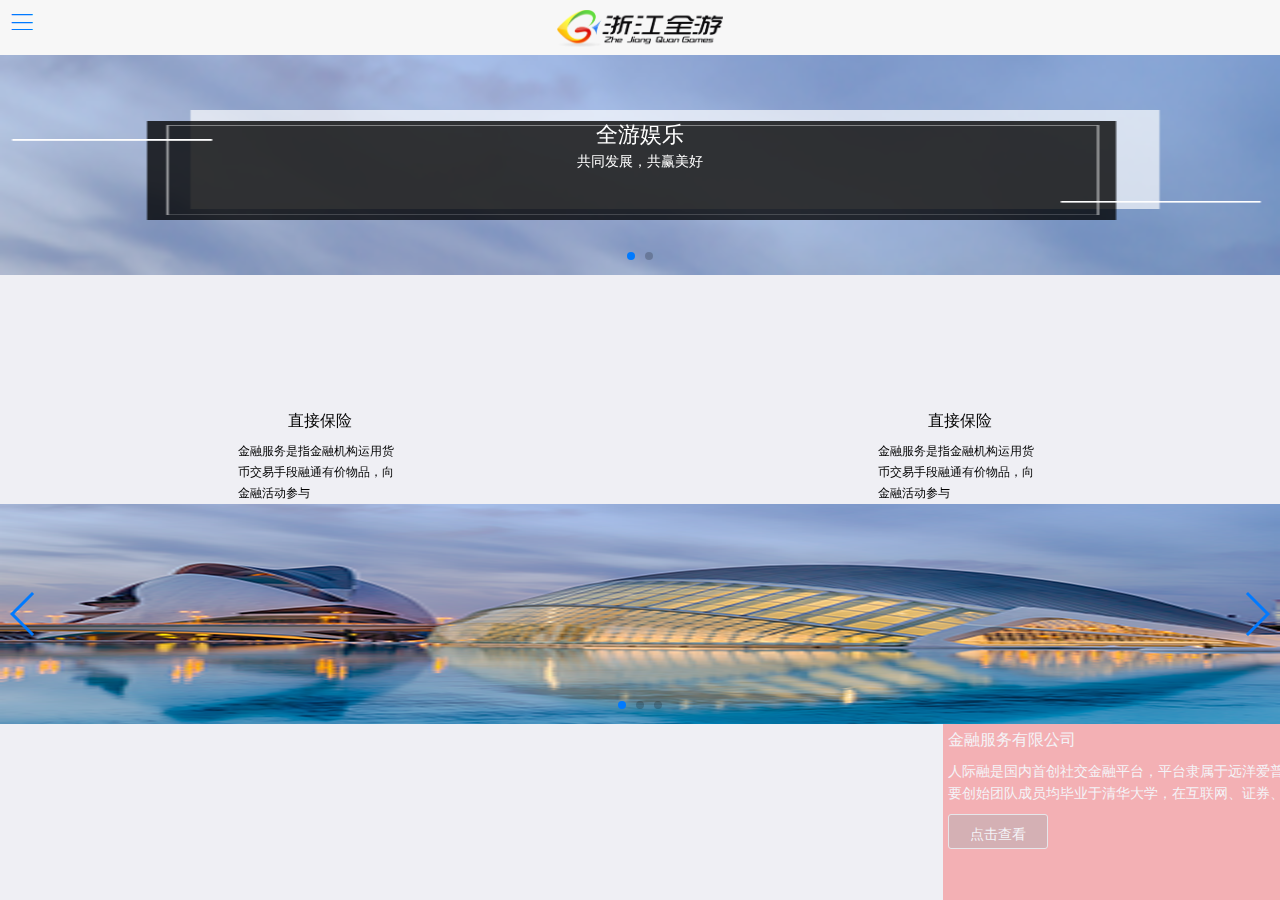
<file: index.html>
<!doctype html>
<html lang="en">
<head>
    <meta charset="UTF-8">
    <meta name="viewport"
          content="width=device-width, user-scalable=no, initial-scale=1.0, maximum-scale=1.0, minimum-scale=1.0">
    <title>Document</title>
    <link rel="stylesheet" href="css/base.css">
    <link rel="stylesheet" href="css/merge.css">
    <link rel="stylesheet" href="mui/mui-master/dist/css/mui.min.css">
    <link rel="stylesheet" href="css/swiper.min.css">
    <link rel="stylesheet" href="css/animate.min.css">
</head>
<body>
<!-- 侧滑导航根容器 -->
<!-- 侧滑导航根容器 -->
<!-- 侧滑导航根容器 -->
<div class="mui-off-canvas-wrap mui-draggable mui-off-canvas-backdrop"  id="backdrop"  >
    <!-- 菜单容器 -->
    <aside class="mui-off-canvas-left">
        <div class="mui-scroll-wrapper">
            <div class="mui-scroll mui_slide">
                <!-- 菜单具体展示内容 -->
                <a class="mui_home" href="index.html">首页</a>
                <a href="product.html">公司介绍</a>
                <a href="Services.html">服务项目</a>
                <a href="news.html">新闻中心</a>
                <a href="contact.html">联系我们</a>
            </div>
        </div>
    </aside>
    <!-- 主页面容器 -->
    <!--下面侧边栏插件-->
    <div class="mui-inner-wrap">
        <!-- 主页面标题 -->
        <header class="mui-bar mui-bar-nav mui_nav "id="mui_nav">
            <a class="mui-icon mui-action-menu mui-icon-bars mui-pull-left"></a>
            <img src="image/top.png" alt="" class="top_img">
        </header>

        <div class="mui-content mui-scroll-wrapper">
            <div class="mui-scroll mt11">
                <!-- 主界面具体展示内容 -->
                <!--下面轮播图-->
                <div class="swiper-container">
                    <div class="swiper-wrapper">
                        <div class="swiper-slide swiper-slide1">
                            <!--<img src="image/banner_1.png" alt=""  swiper-animate-effect="fadeInUp" swiper-animate-duration="0.5s" swiper-animate-delay="0.3s" class="banner_1">-->
                            <img  src="image/-2834.png" class="fade"  swiper-animate-effect="fadeInUp" swiper-animate-duration="0.5s" swiper-animate-delay="0.3s" >
                            <p class="slide">
                                <span class="white">全游娱乐</span><br>
                                <span style="font-size:14px;" class="white">共同发展，共赢美好</span>
                            </p>
                        </div>
                        <div class="swiper-slide">
                            <img src="image/banner_2.png" alt="">
                            <img  src="image/-2834.png" class="fade1"  swiper-animate-effect="fadeInUp" swiper-animate-duration="0.5s" swiper-animate-delay="0.3s" >
                            <p class="slide1">
                                <span class="white" style="font-size:22px;">全游娱乐</span><br>
                                <span style="font-size:14px;" class="white">共同发展，共赢美好</span>
                            </p>
                        </div>
                    </div>
                    <div class="swiper-pagination"></div>
                    <!--<div class="swiper-button-prev"></div>-->
                    <!--<div class="swiper-button-next"></div>-->
                </div>
                <!--轮播图结束-->
                <div class="content">
                    <div class="one_tier">
                        <div class="one_txt1">

                            <img src="image/jisuanji.png" alt="">
                            <p>直接保险</p>
                                <span class="">
                                    金融服务是指金融机构运用货币交易手段融通有价物品，向金融活动参与
                                </span>
                        </div>
                        <div class="one_txt2">

                            <img src="image/one_img2.png" alt="">
                            <p>直接保险</p>
                                <span>
                                    金融服务是指金融机构运用货币交易手段融通有价物品，向金融活动参与
                                </span>
                        </div>
                    </div>
                    <!--布局第二个轮播图-->
                    <div class="swiper-container">
                        <div class="swiper-wrapper">
                            <div class="swiper-slide box1"><img  src="image/banner_1.png"></div>
                            <div class="swiper-slide box2" ><img  src="image/banner_2.png"></div>
                            <div class="swiper-slide box3"><img   src="image/banner_1.png"></div>
                        </div>
                        <!-- 如果需要分页器 -->
                        <div class="swiper-pagination"></div>

                        <!-- 如果需要导航按钮 -->
                        <div class="swiper-button-prev"></div>
                        <div class="swiper-button-next"></div>

                        <!-- 如果需要滚动条 -->
                        <!--<div class="swiper-scrollbar"></div>-->
                    </div>
                    <!--结束-->
                    <div class="area">
                        <p>金融服务有限公司</p>
                        <span>
                            人际融是国内首创社交金融平台，平台隶属于远洋爱普(北京)投资管理有限公司。公司致力于打造一个安全、透明、人性化的社交金融服务平台，在互联网社交的环境下实现投融资风控、支付等最佳体验。主要创始团队成员均毕业于清华大学，在互联网、证券、银行、网贷等行业有丰富管理经验。
                        </span>
                        <button class="mw-btn animated fadeInLeftBig">
                            点击查看
                        </button>
                    </div>
                    <div class="server clearfix ">
                        <h3>服务项目</h3>
                        <div>
                            <img src="image/white.gif" alt="" data-original="image/-2866.png">
                            <p>直接保险</p>
                        </div>
                        <div>
                            <img src="image/white.gif" alt="" data-original="image/-2866.png">
                            <p>直接保险</p>
                        </div>
                        <div>
                            <img src="image/white.gif" alt="" data-original="image/-2866.png">
                            <p>直接保险</p>
                        </div>
                        <div>
                            <img src="image/white.gif" alt="" data-original="image/-2866.png">
                            <p>直接保险</p>
                        </div>

                    </div>
                    <div class="end">
                        <a class="sev_btn" href="#">
                            查看更多
                        </a>
                        <p>本网站由阿里云提供云计算及安全服务</p>
                        <p> Powered by  五叶草互联</p>
                    </div>

                </div>
            </div>
        </div>
    </div>
</div>
<script src="js/jquery.min.js"></script>
<script src="js/swiper.animate1.0.2.min.js"></script>
<script src="mui/mui-master/dist/js/mui.min.js"></script>
<script src="js/swiper.jquery.min.js"></script>
<script src="js/jquery.lazyload.js"></script>
<script src="js/index.js"></script>
<script>

</script>
</body>
</html>
</file>
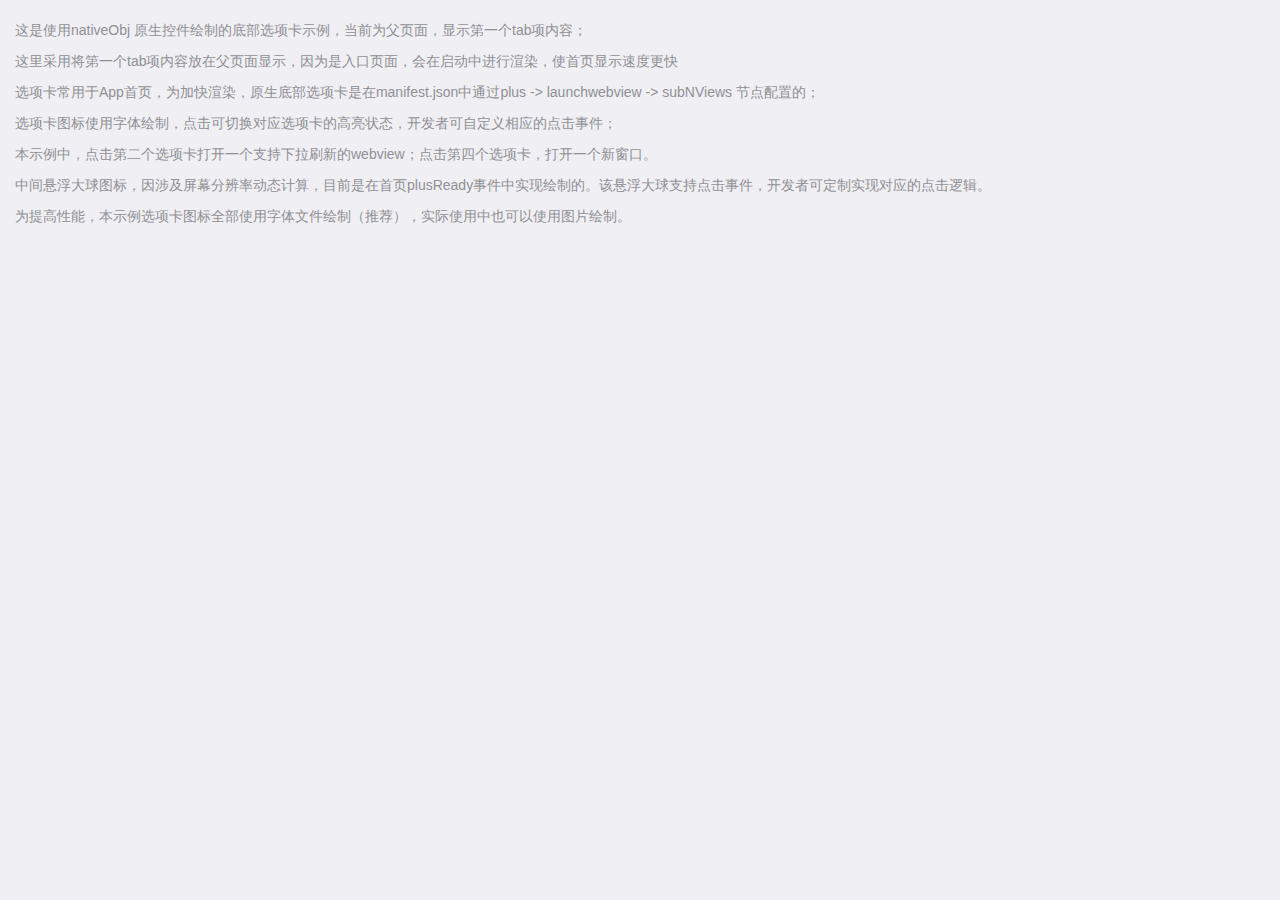
<file: mui/mui-master/examples/nativeTab/index.html>
<!DOCTYPE html>
<html>

	<head>
		<meta charset="UTF-8">
		<meta name="viewport" content="width=device-width,initial-scale=1,minimum-scale=1,maximum-scale=1,user-scalable=no" />
		<title>首页</title>
		<script src="js/mui.min.js"></script>
		<link href="css/mui.min.css" rel="stylesheet" />
		<style>
			html,
			body {
				background-color: #efeff4;
			}
			
			.title {
				margin: 20px 15px 10px;
				color: #6d6d72;
				font-size: 15px;
				padding-bottom: 51px;
			}
		</style>
	</head>

	<body>
		<div class="mui-content">
			<div class="title">
				<p>这是使用nativeObj 原生控件绘制的底部选项卡示例，当前为父页面，显示第一个tab项内容；</p>
				<p>这里采用将第一个tab项内容放在父页面显示，因为是入口页面，会在启动中进行渲染，使首页显示速度更快</p>
				<p>选项卡常用于App首页，为加快渲染，原生底部选项卡是在manifest.json中通过plus -> launchwebview -> subNViews 节点配置的；</p>
				<p>选项卡图标使用字体绘制，点击可切换对应选项卡的高亮状态，开发者可自定义相应的点击事件；</p>
				<p>本示例中，点击第二个选项卡打开一个支持下拉刷新的webview；点击第四个选项卡，打开一个新窗口。</p>

				<p>中间悬浮大球图标，因涉及屏幕分辨率动态计算，目前是在首页plusReady事件中实现绘制的。该悬浮大球支持点击事件，开发者可定制实现对应的点击逻辑。</P>
				<p>为提高性能，本示例选项卡图标全部使用字体文件绘制（推荐），实际使用中也可以使用图片绘制。</p>
			</div>
		</div>

		<script src="js/util.js"></script>
		<script type="text/javascript">
			(function() {
				mui.init({
					swipeBack: true //启用右滑关闭功能
				});
				mui.plusReady(function() {
					var self = plus.webview.currentWebview(),
						leftPos = Math.ceil((window.innerWidth - 60) / 2); // 设置凸起大图标为水平居中

					/**	
					 * drawNativeIcon 绘制带边框的半圆，
					 * 实现原理：
					 *   id为bg的tag 创建带边框的圆
					 *   id为bg2的tag 创建白色矩形遮住圆下半部分，只显示凸起带边框部分
					 * 	 id为iconBg的红色背景图
					 *   id为icon的字体图标
					 *   注意创建先后顺序，创建越晚的层级越高
					 */
					var drawNativeIcon = util.drawNative('icon', {
						bottom: '5px',
						left: leftPos + 'px',
						width: '60px',
						height: '60px'
					}, [{
						tag: 'rect',
						id: 'bg',
						position: {
							top: '1px',
							left: '0px',
							width: '100%',
							height: '100%'
						},
						rectStyles: {
							color: '#fff',
							radius: '50%',
							borderColor: '#ccc',
							borderWidth: '1px'
						}
					}, {
						tag: 'rect',
						id: 'bg2',
						position: {
							bottom: '-0.5px',
							left: '0px',
							width: '100%',
							height: '45px'
						},
						rectStyles: {
							color: '#fff'
						}
					}, {
						tag: 'rect',
						id: 'iconBg',
						position: {
							top: '5px',
							left: '5px',
							width: '50px',
							height: '50px'
						},
						rectStyles: {
							color: '#d74b28',
							radius: '50%'
						}
					}, {
						tag: 'font',
						id: 'icon',
						text: '\ue600', //此为字体图标Unicode码'\e600'转换为'\ue600'
						position: {
							top: '0px',
							left: '5px',
							width: '50px',
							height: '100%'
						},
						textStyles: {
							fontSrc: '_www/fonts/iconfont.ttf',
							align: 'center',
							color: '#fff',
							size: '30px'
						}
					}]);
					// append 到父webview中
					self.append(drawNativeIcon);

					//自定义监听图标点击事件
					var active_color = '#fff';
					drawNativeIcon.addEventListener('click', function(e) {
						mui.alert('你点击了图标，你在此可以打开摄像头或者新窗口等自定义点击事件。', '悬浮球点击事件');
						// 重绘字体颜色
						if(active_color == '#fff') {
							drawNativeIcon.drawText('\ue600', {}, {
								fontSrc: '_www/fonts/iconfont.ttf',
								align: 'center',
								color: '#000',
								size: '30px'
							}, 'icon');
							active_color = '#000';
						} else {
							drawNativeIcon.drawText('\ue600', {}, {
								fontSrc: '_www/fonts/iconfont.ttf',
								align: 'center',
								color: '#fff',
								size: '30px'
							}, 'icon');
							active_color = '#fff';
						}

					});
					// 中间凸起图标绘制及监听点击完毕

					// 创建子webview窗口 并初始化
					var aniShow = {};
					util.initSubpage(aniShow);
					
					var 	nview = plus.nativeObj.View.getViewById('tabBar'),
						activePage = plus.webview.currentWebview(),
						targetPage,
						subpages = util.options.subpages,
						pageW = window.innerWidth,
						currIndex = 0;
					
						
					/**
					 * 根据判断view控件点击位置判断切换的tab
					 */
					nview.addEventListener('click', function(e) {
						var clientX = e.clientX;
						if(clientX > 0 && clientX <= parseInt(pageW * 0.25)) {
							currIndex = 0;
						} else if(clientX > parseInt(pageW * 0.25) && clientX <= parseInt(pageW * 0.45)) {
							currIndex = 1;
						} else if(clientX > parseInt(pageW * 0.45) && clientX <= parseInt(pageW * 0.8)) {
							currIndex = 2;
						} else {
							currIndex = 3;
						}
						// 匹配对应tab窗口	
						if(currIndex > 0) {
							targetPage = plus.webview.getWebviewById(subpages[currIndex - 1]);
						} else {
							targetPage = plus.webview.currentWebview();
						}

						if(targetPage == activePage) {
							return;
						}

						if(currIndex !== 3) { 
							//底部选项卡切换
							util.toggleNview(currIndex);
							// 子页面切换
							util.changeSubpage(targetPage, activePage, aniShow);
							//更新当前活跃的页面
							activePage = targetPage;
						} else {
							//第四个tab 打开新窗口
							plus.webview.open('html/new-webview.html', 'new', {}, 'slide-in-right', 200);
						}
					});
				});
			})();
		</script>
	</body>

</html>
</file>
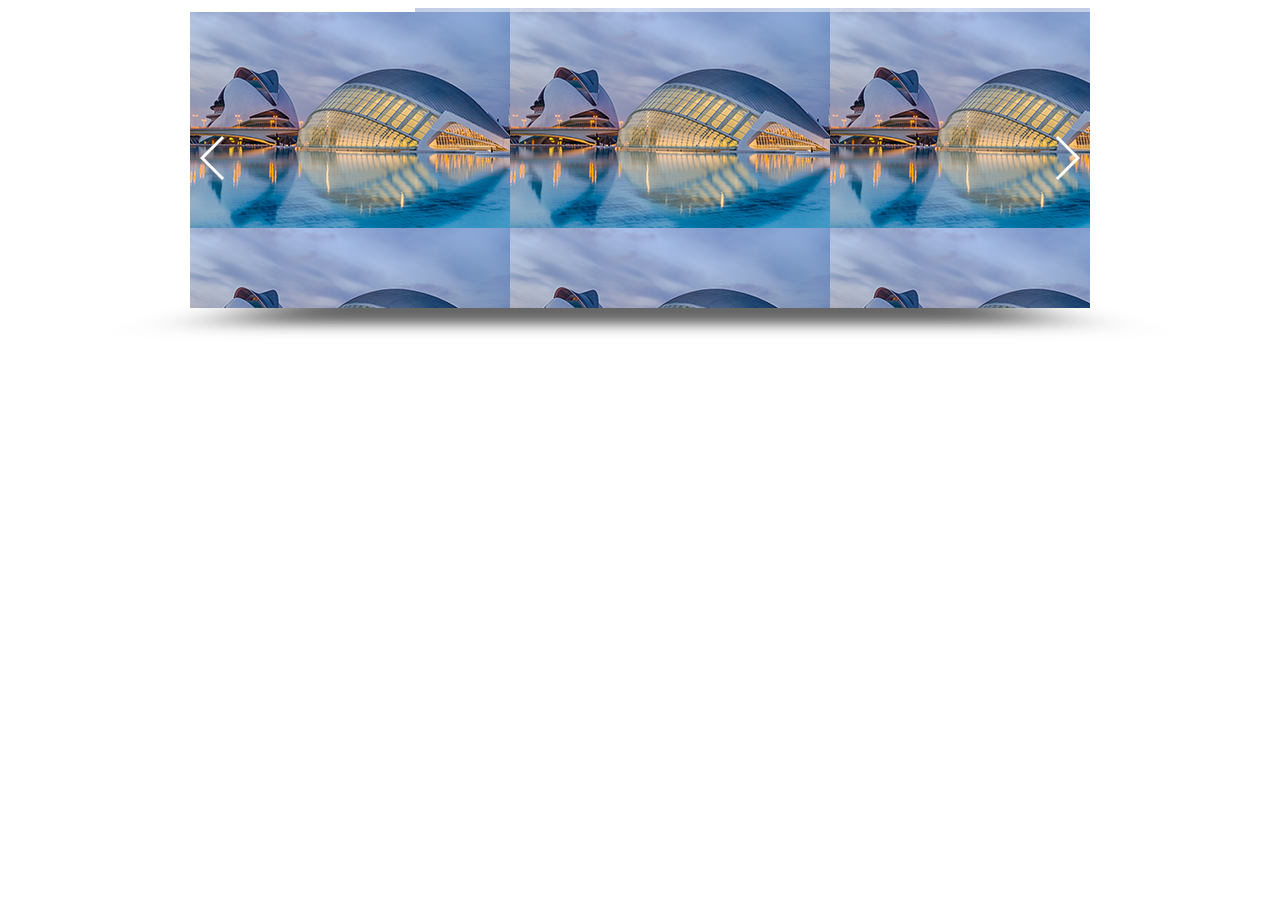
<file: contact.html>
<!doctype html>
<html lang="en">
<head>
    <meta charset="UTF-8">
    <title>Document</title>

    <link rel="stylesheet" href="css/swiper.min.css">
    <style type="text/css">

        .swiper-container {
            width: 900px;
            height: 300px;
        }
    </style>
</head>
<body>
<div class="swiper-container swiper-container-fade swiper-container-horizontal">
    <div class="swiper-wrapper" style="transition-duration: 0ms;">
        <div class="swiper-slide" style="background-image: url(image/banner_1.png); width: 1059px; opacity: 1; transform: translate3d(0px, 0px, 0px); transition-duration: 0ms;"></div>
        <div class="swiper-slide" style="background-image: url(image/banner_2.png); width: 1059px; opacity: 1; transform: translate3d(-1059px, 0px, 0px); transition-duration: 0ms;"></div>
        <div class="swiper-slide swiper-slide-prev" style="background-image: url(image/banner_1.png); width: 1059px; opacity: 1; transform: translate3d(-2118px, 0px, 0px); transition-duration: 0ms;"></div>
        <div class="swiper-slide swiper-slide-active" style="background-image: url(image/banner_2.png); width: 1059px; opacity: 1; transform: translate3d(-3177px, 0px, 0px); transition-duration: 0ms;"></div>
    </div>
    <!-- Add Pagination -->
    <div class="swiper-pagination swiper-pagination-white swiper-pagination-clickable swiper-pagination-bullets"><span class="swiper-pagination-bullet"></span><span class="swiper-pagination-bullet"></span><span class="swiper-pagination-bullet"></span><span class="swiper-pagination-bullet swiper-pagination-bullet-active"></span><span class="swiper-pagination-bullet"></span></div>
    <!-- Add Arrows -->
    <div class="swiper-button-next swiper-button-white"></div>
    <div class="swiper-button-prev swiper-button-white"></div>
</div>
<script src="js/jquery.min.js"></script>

<script src="js/swiper.jquery.min.js"></script>
<script>
//    var mySwiper = new Swiper ('.swiper-container', {
//        direction: 'horizontal',
//        loop: true,
//
//        // 如果需要分页器
//        pagination: '.swiper-pagination',
//
//        // 如果需要前进后退按钮
//        nextButton: '.swiper-button-next',
//        prevButton: '.swiper-button-prev',
//        autoplay : 1000,
//        speed:100,
//        // 如果需要滚动条
////         scrollbar: '.swiper-scrollbar',
//        effect : 'coverflow',
//        slidesPerView: 3,
//        centeredSlides: true,
//        coverflow: {
//            rotate: 30,
//            stretch: 10,
//            depth: 60,
//            modifier: 2,
//            slideShadows : true
//        }
//
//    })
    var swiper1 = new Swiper('.swiper-container',{
        loop:true,//无缝衔接滚动
        effect:'cube',//滑动效果
        autoplay:3000,
        autoplayDisableOnInteraction:false,//用户操作swiper之后不禁止autoplay
        pagination:'.swiper-pagination',
        paginationType:'progress',//分页器样式
        lazyLoading:true,//图片延迟加载
        lazyLoadingInPrevNext:true,//前一个和后一个延迟加载
        pagination: '.swiper-pagination',
        slidesPerView: 3,
        centeredSlides: true,
        coverflow: {
            rotate: 30,
            stretch: 10,
            depth: 60,
            modifier: 2,
            slideShadows : true
        }
    })
</script>

</body>
</html>
</file>
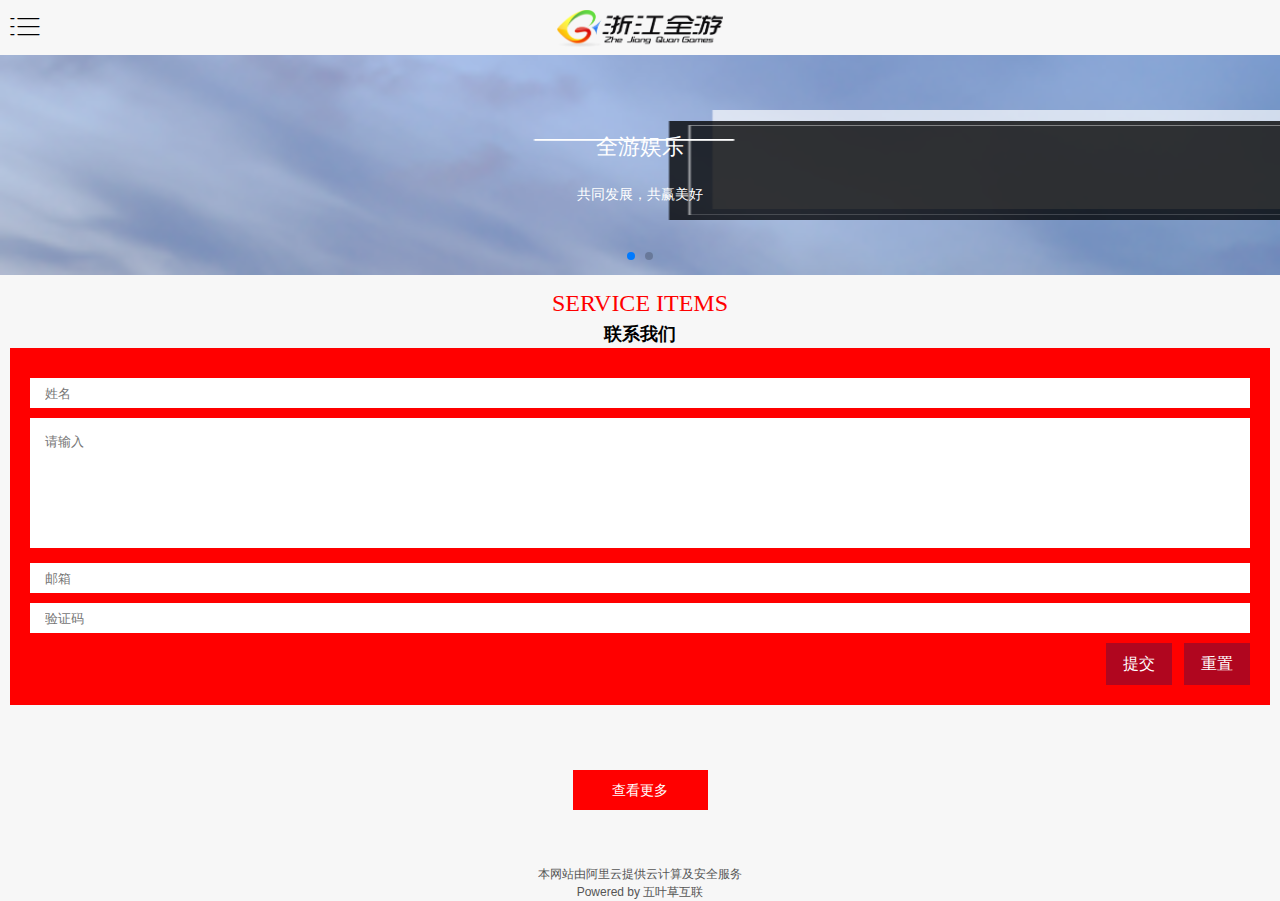
<file: ct_contact.html>
<!doctype html>
<html lang="en">
<head>
  <meta charset="UTF-8">
  <meta name="viewport"
        content="width=device-width, user-scalable=no, initial-scale=1.0, maximum-scale=1.0, minimum-scale=1.0">
  <title>Document</title>
  <link rel="stylesheet" href="css/base.css">
  <link rel="stylesheet" href="css/merge.css">
  <link rel="stylesheet" href="css/swiper.min.css">
  <link rel="stylesheet" href="css/animate.min.css">
  <link rel="stylesheet" type="text/css" href="font_486724_5t8rrtbfjydp9zfr/iconfont.css">
</head>
<body>
<div class="container">
  <div class="ct_cebian">
    <i class="iconfont icon-category icon-close"></i>
    <ul>
      <li><a href="ct_home.html">&nbsp;&nbsp;首页</a></li>
      <li><a href="ct_product.html">&nbsp;&nbsp;公司介绍</a></li>
      <li><a href="ct_project.html">&nbsp;&nbsp;服务项目</a></li>
      <li><a href="ct_news.html">&nbsp;&nbsp;新闻中心</a></li>
      <li><a href="ct_contact.html">&nbsp;&nbsp;联系我们</a></li>
    </ul>
  </div>
  <div class="header">
    <i class="iconfont icon-category icon_ys"></i>
    <img src="image/top.png" alt="" class="top_img">
  </div>
  <div class="swiper-container">
    <div class="swiper-wrapper">
      <div class="swiper-slide swiper-slide1">
        <!--<img src="image/banner_1.png" alt=""  swiper-animate-effect="fadeInUp" swiper-animate-duration="0.5s" swiper-animate-delay="0.3s" class="banner_1">-->
        <img  src="image/-2834.png" class="fade"  swiper-animate-effect="fadeInUp" swiper-animate-duration="0.5s" swiper-animate-delay="0.3s" >
        <p class="slide">
          <span class="white">全游娱乐</span><br>
          <span style="font-size:14px;" class="white">共同发展，共赢美好</span>
        </p>
      </div>
      <div class="swiper-slide">
        <img src="image/banner_2.png" alt="">
        <img  src="image/-2834.png" class="fade1"  swiper-animate-effect="fadeInUp" swiper-animate-duration="0.5s" swiper-animate-delay="0.3s" >
        <p class="slide1">
          <span class="white" style="font-size:22px;">全游娱乐</span><br>
          <span style="font-size:14px;" class="white">共同发展，共赢美好</span>
        </p>
      </div>
    </div>
    <div class="swiper-pagination"></div>
    <!--<div class="swiper-button-prev"></div>-->
    <!--<div class="swiper-button-next"></div>-->
  </div>
  <div class="tact_content">
    <div class="tact_center">
      <p>SERVICE ITEMS</p>
      <span>联系我们</span>
    </div>
    <div class="tact_text clearfix">
      <input type="text" placeholder="姓名">
      <textarea name="" id=""placeholder='请输入'></textarea>
      <input type="text" placeholder="邮箱">
      <input type="text" placeholder="验证码">
      <button>重置</button>
      <button>提交</button>
    </div>
  </div>
  <div class="end">
    <a class="sev_btn" href="#">
      查看更多
    </a>
    <p>本网站由阿里云提供云计算及安全服务</p>
    <p> Powered by  五叶草互联</p>
  </div>
</div>


<script src="js/jquery.min.js"></script>
<script src="js/swiper.animate1.0.2.min.js"></script>
<script src="js/swiper.jquery.min.js"></script>
<script>
  var mySwiper;
  mySwiper = new Swiper('.swiper-container', {
    autoplay: 3000,//可选选项，自动滑动
    speed: 500,
    loop: true,
    direction: 'horizontal',
    pagination: '.swiper-pagination',
    nextButton: '.swiper-button-next',
    prevButton: '.swiper-button-prev',

    onInit: function (swiper) { //Swiper2.x的初始化是onFirstInit
//            swiperAnimateCache(swiper); //隐藏动画元素
      swiperAnimate(swiper); //初始化完成开始动画
      $('.fade').animate({
        left: "50%",
        opacity: "1",
        top: "25%"
      }, 1000, function () {
        $('.slide').animate({
          right: "50%",
          opacity: "1"
        }, 1000)
      })

    },
    onSlideChangeEnd: function (swiper) {
      swiperAnimate(swiper); //每个slide切换结束时也运行++当前slide动画
      $('.fade1').animate({
        left: "50%",
        opacity: "1",
        top: "25%"
      }, 1000, function () {
        $('.slide1').animate({
          right: "50%",
          opacity: "1"
        }, 1000)
      })
    }
  });
  $('.icon_ys').on('click', function () {
    $('.ct_cebian').animate({
      left:'0%'
    },1000)
  })
  $('.icon-close').on('click', function () {
    $('.ct_cebian').animate({
      left:'-100%'
    },1000)
  })
</script>
</body>
</html>
</file>
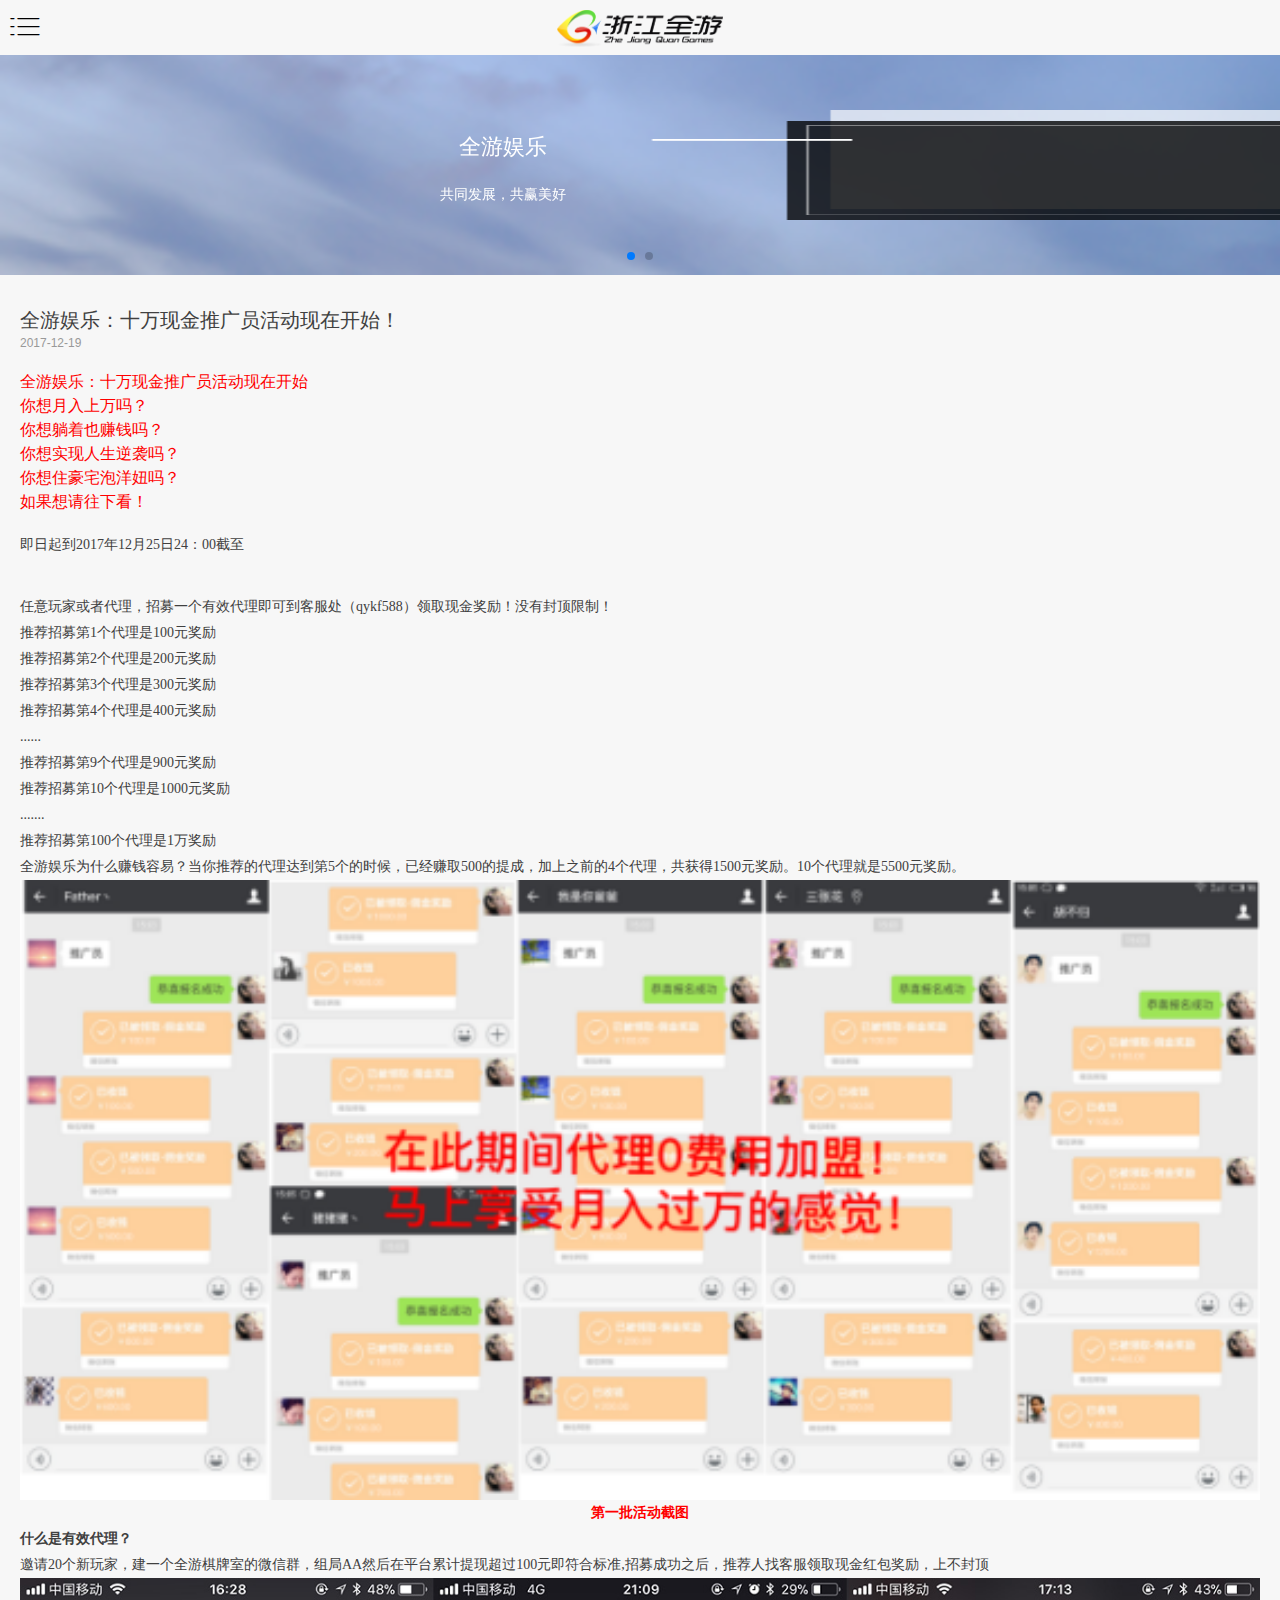
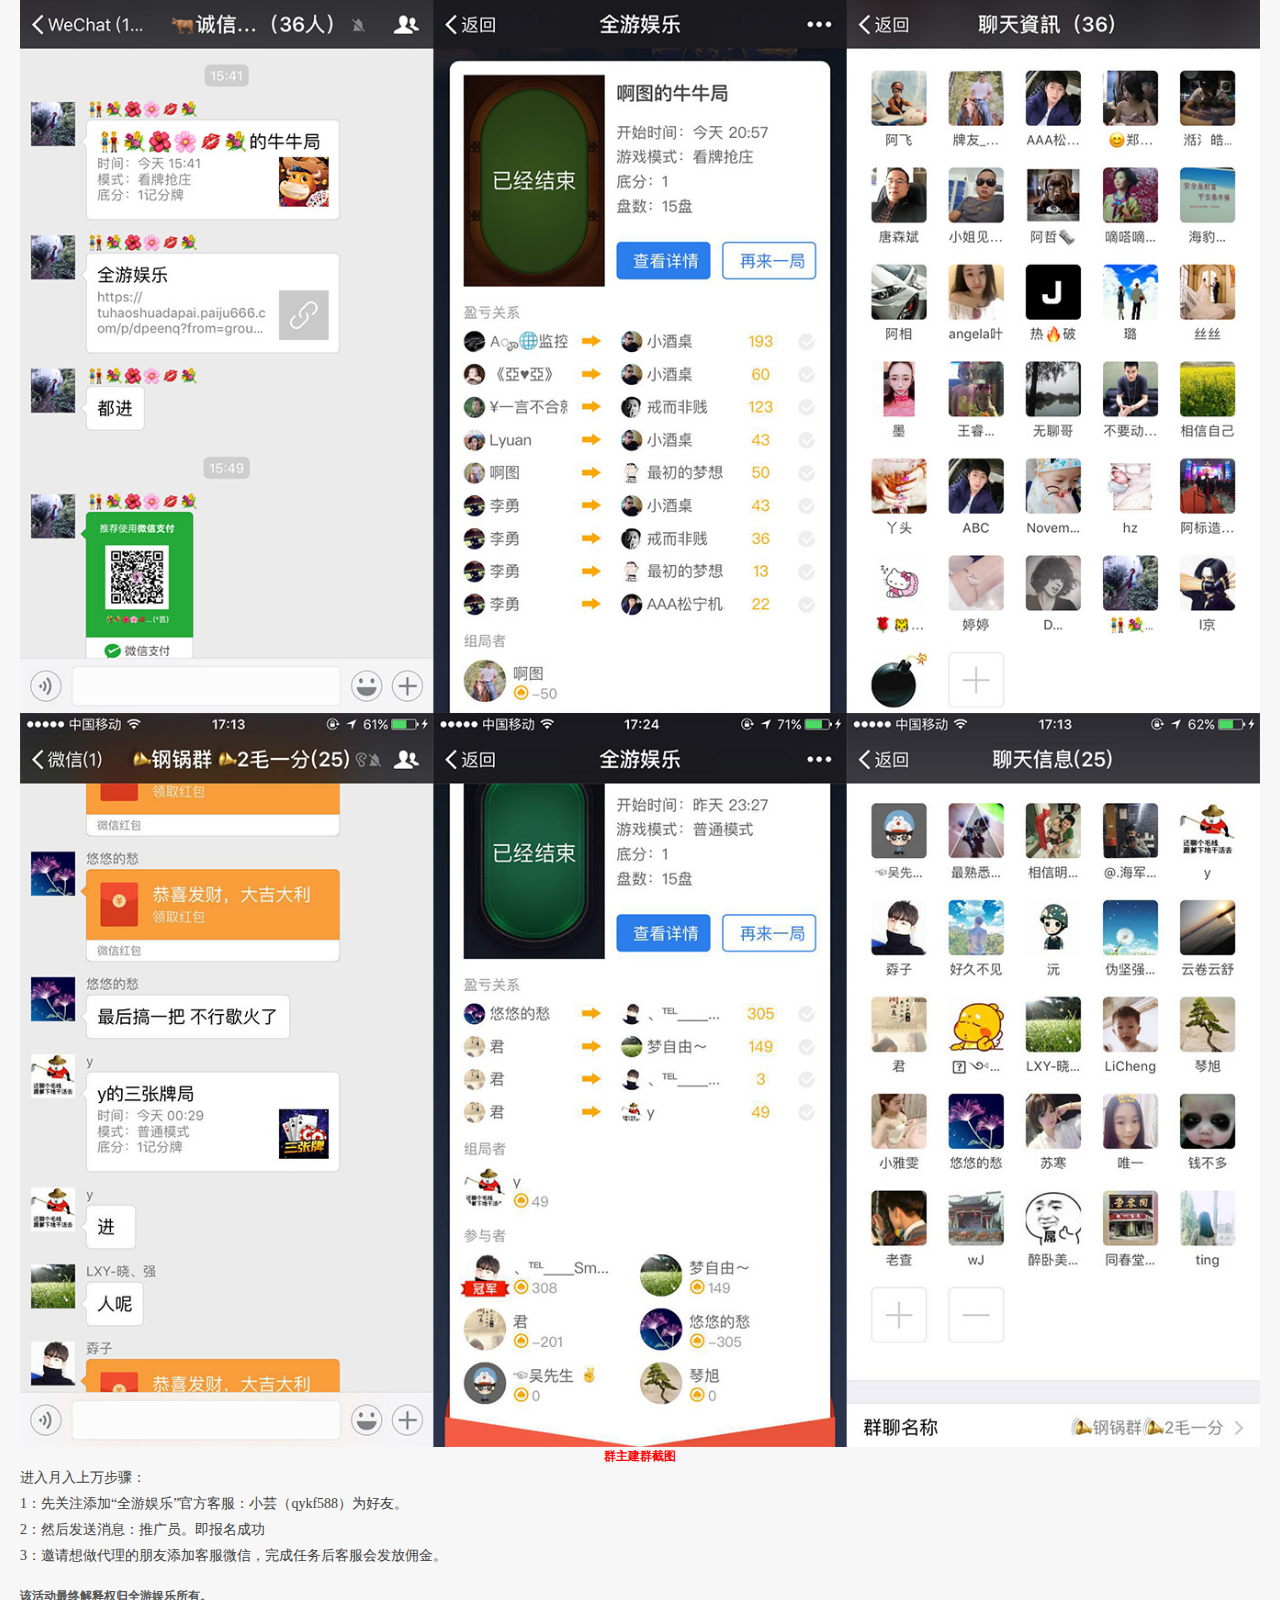
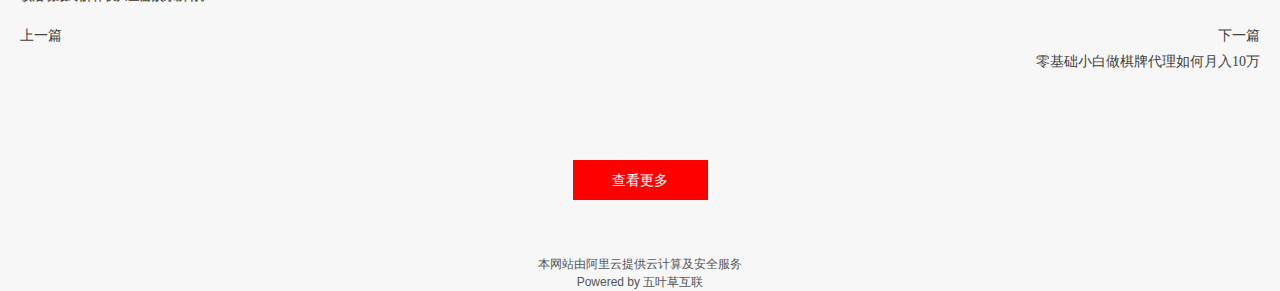
<file: ct_home.html>
<!doctype html>
<html lang="en">
<head>
    <meta charset="UTF-8">
    <meta name="viewport"
          content="width=device-width, user-scalable=no, initial-scale=1.0, maximum-scale=1.0, minimum-scale=1.0">
    <title>Document</title>
    <link rel="stylesheet" href="css/base.css">
    <link rel="stylesheet" href="css/merge.css">
    <link rel="stylesheet" href="css/swiper.min.css">
    <link rel="stylesheet" href="css/animate.min.css">
    <link rel="stylesheet" type="text/css" href="font_486724_5t8rrtbfjydp9zfr/iconfont.css">
</head>
<body>
<div class="container">
    <div class="ct_cebian">
        <i class="iconfont icon-category icon-close"></i>
        <ul>
            <li><a href="ct_home.html">&nbsp;&nbsp;首页</a></li>
            <li><a href="ct_product.html">&nbsp;&nbsp;公司介绍</a></li>
            <li><a href="ct_project.html">&nbsp;&nbsp;服务项目</a></li>
            <li><a href="ct_news.html">&nbsp;&nbsp;新闻中心</a></li>
            <li><a href="ct_contact.html">&nbsp;&nbsp;联系我们</a></li>
            <li><a href="ct_prohome">&nbsp;&nbsp;公司首页</a></li>
        </ul>
    </div>
    <div class="header">
        <i class="iconfont icon-category icon_ys"></i>
        <img src="image/top.png" alt="" class="top_img">
    </div>
    <div class="swiper-container">
        <div class="swiper-wrapper">
            <div class="swiper-slide swiper-slide1">
                <!--<img src="image/banner_1.png" alt=""  swiper-animate-effect="fadeInUp" swiper-animate-duration="0.5s" swiper-animate-delay="0.3s" class="banner_1">-->
                <img  src="image/-2834.png" class="fade"  swiper-animate-effect="fadeInUp" swiper-animate-duration="0.5s" swiper-animate-delay="0.3s" >
                <p class="slide">
                    <span class="white">全游娱乐</span><br>
                    <span style="font-size:14px;" class="white">共同发展，共赢美好</span>
                </p>
            </div>
            <div class="swiper-slide swiper-slide2">
                <img src="image/banner_2.png" alt="">
                <img  src="image/-2834.png" class="fade1"  swiper-animate-effect="fadeInUp" swiper-animate-duration="0.5s" swiper-animate-delay="0.3s" >
                <p class="slide1">
                    <span class="white" style="font-size:22px;">全游娱乐</span><br>
                    <span style="font-size:14px;" class="white">共同发展，共赢美好</span>
                </p>
            </div>
        </div>
<div class="swiper-pagination"></div>
<!--<div class="swiper-button-prev"></div>-->
<!--<div class="swiper-button-next"></div>-->
</div>
    <div class="ct_content">
        <h1 class="mw-title">全游娱乐：十万现金推广员活动现在开始！</h1>
        <div class="riqi">2017-12-19</div><br>
        <p class="red">全游娱乐：十万现金推广员活动现在开始</p>
        <p class="red">你想月入上万吗？</p>
        <p class="red">你想躺着也赚钱吗？</p>
        <p class="red">你想实现人生逆袭吗？</p>
        <p class="red">你想住豪宅泡洋妞吗？</p>
        <p class="red">如果想请往下看！</p><br>
        <p class="normal">即日起到2017年12月25日24：00截至</p><br><br>
        <p class="normal">任意玩家或者代理，招募一个有效代理即可到客服处（qykf588）领取现金奖励！没有封顶限制！</p>
        <p class="normal">推荐招募第1个代理是100元奖励</p>
        <p class="normal">推荐招募第2个代理是200元奖励</p>
        <p class="normal">推荐招募第3个代理是300元奖励</p>
        <p class="normal">推荐招募第4个代理是400元奖励</p>
        <p class="normal">......</p>
        <p class="normal">推荐招募第9个代理是900元奖励</p>
        <p class="normal">推荐招募第10个代理是1000元奖励</p>
        <p class="normal">.......</p>
        <p class="normal">推荐招募第100个代理是1万奖励</p>
        <p class="normal">全游娱乐为什么赚钱容易？当你推荐的代理达到第5个的时候，已经赚取500的提成，加上之前的4个代理，共获得1500元奖励。10个代理就是5500元奖励。</p>
        <img src="image/content1.png" alt="">
        <p class="normal center">第一批活动截图</p>
        <p class="bold">什么是有效代理？</p>
        <p class="normal">邀请20个新玩家，建一个全游棋牌室的微信群，组局AA然后在平台累计提现超过100元即符合标准,招募成功之后，推荐人找客服领取现金红包奖励，上不封顶</p>
        <img src="image/content2.jpg" alt="">
        <img src="image/content3.jpg" alt="">
        <p class="center">群主建群截图</p>
        <p class="normal">进入月入上万步骤：</p>
        <p class="normal">1：先关注添加“全游娱乐”官方客服：小芸（qykf588）为好友。</p>
        <p class="normal">2：然后发送消息：推广员。即报名成功</p>
        <p class="normal">3：邀请想做代理的朋友添加客服微信，完成任务后客服会发放佣金。</p><br>
        <p class="blackblod">该活动最终解释权归全游娱乐所有。</p><br>
        <p class="normal clearfix">
            <span class="fl">上一篇</span>
            <span class="fr">下一篇</span>
        </p>
        <p class="normal clearfix">
            <a href="#" class="fr normal">零基础小白做棋牌代理如何月入10万</a>
        </p>
        <p class="normal"></p>
        <p class="normal"></p>
        <p class="normal"></p>
    </div>
    <div class="end">
        <a class="sev_btn" href="#">
            查看更多
        </a>
        <p>本网站由阿里云提供云计算及安全服务</p>
        <p> Powered by  五叶草互联</p>
    </div>
</div>

<script src="js/jquery.min.js"></script>
<script src="js/swiper.animate1.0.2.min.js"></script>
<script src="js/swiper.jquery.min.js"></script>
<script>
    var mySwiper;
    mySwiper = new Swiper('.swiper-container', {
       autoplay: 3000,//可选选项，自动滑动
        speed: 500,
        loop: true,
        direction: 'horizontal',
        pagination: '.swiper-pagination',
        nextButton: '.swiper-button-next',
        prevButton: '.swiper-button-prev',

        onInit: function (swiper) { //Swiper2.x的初始化是onFirstInit
//            swiperAnimateCache(swiper); //隐藏动画元素
            swiperAnimate(swiper); //初始化完成开始动画
            $('.fade').animate({
                left: "50%",
                opacity: "1",
                top: "25%"
            }, 1000, function () {
                $('.slide').animate({
                    right: "50%",
                    opacity: "1"
                }, 1000)
            })
//            $('.swiper-slide1>img').removeClass('fade');
//            $('.swiper-slide1>p').removeClass('slide');
        },
        onSlideChangeEnd: function (swiper) {
            swiperAnimate(swiper); //每个slide切换结束时也运行++当前slide动画

            $('.fade1').animate({
                left: "50%",
                opacity: "1",
                top: "25%"
            }, 1000, function () {
                $('.slide1').animate({
                    right: "50%",
                    opacity: "1"
                }, 1000)
            })
        }
    });
    $('.icon_ys').on('click', function () {
        $('.ct_cebian').animate({
            left:'0%'
        },1000)
    })
    $('.icon-close').on('click', function () {
        $('.ct_cebian').animate({
            left:'-100%'
        },1000)
    })
</script>     
</body>
</html>                
</file>
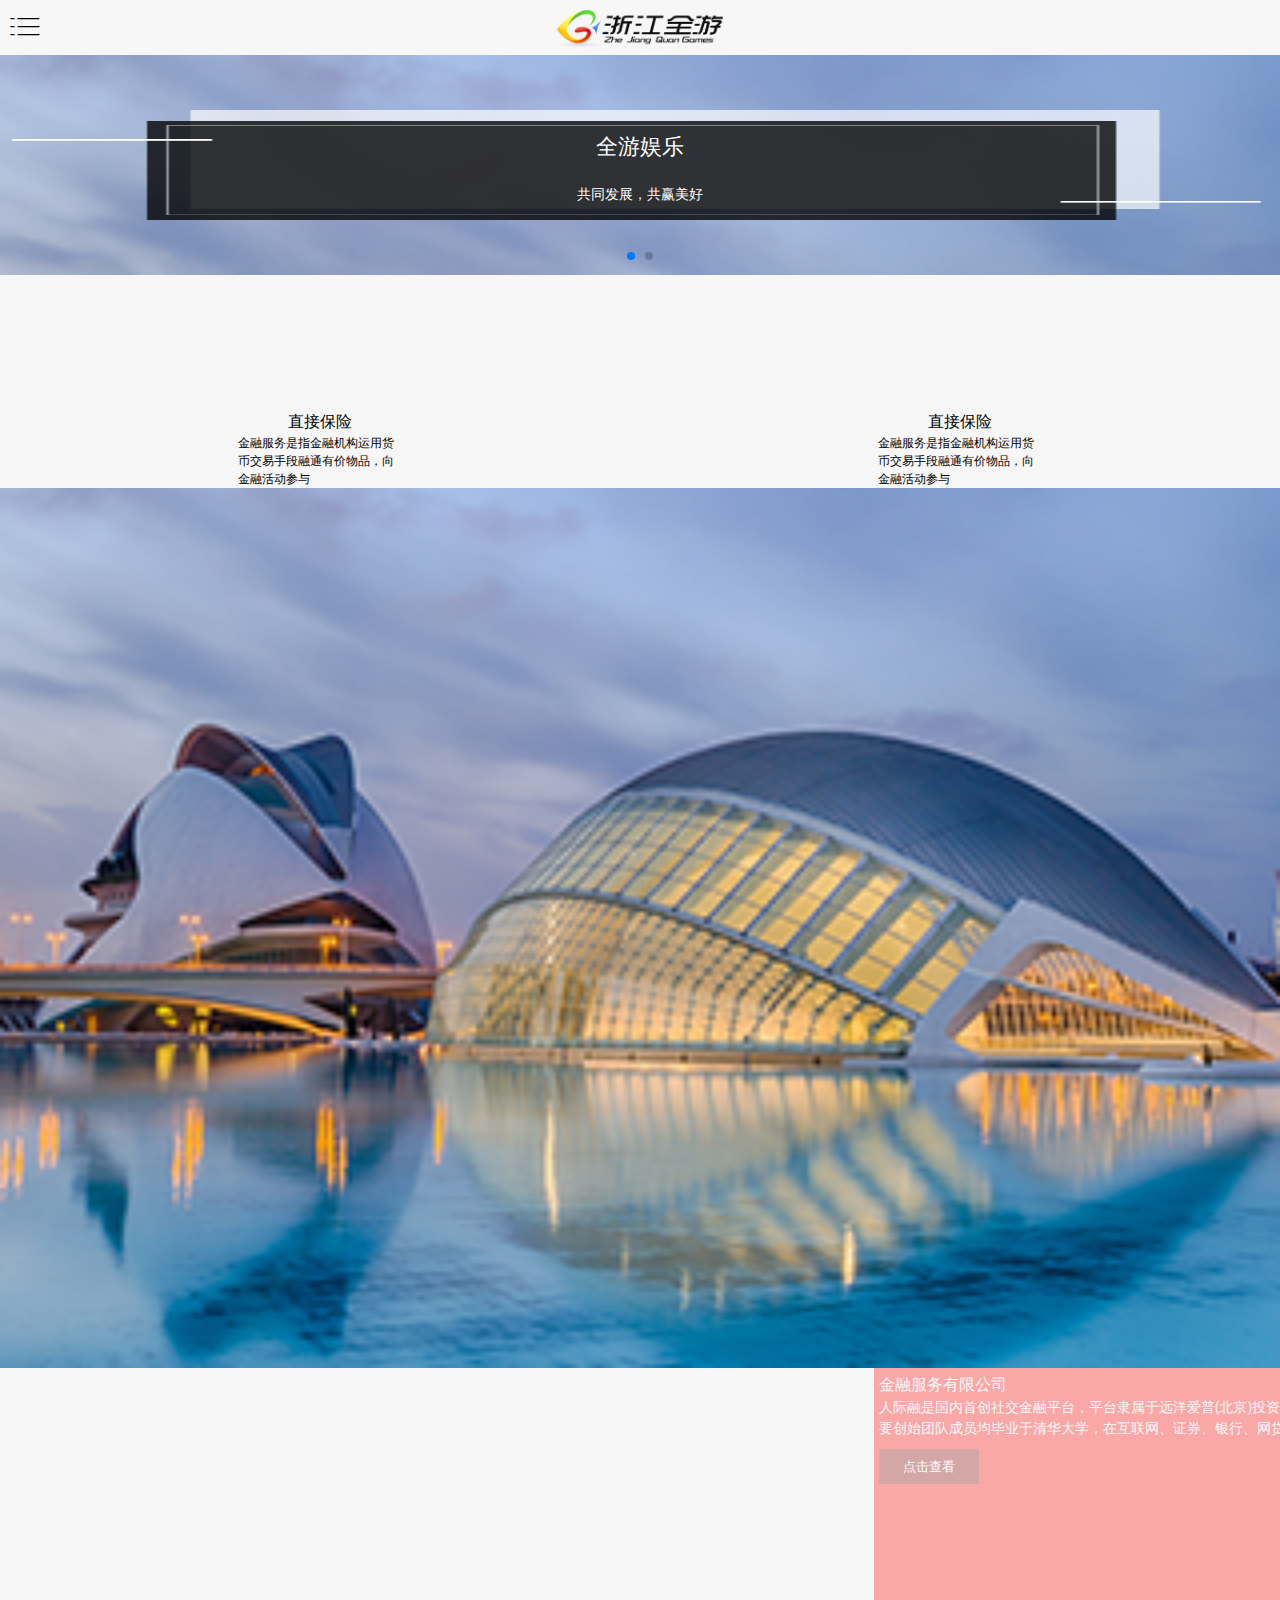
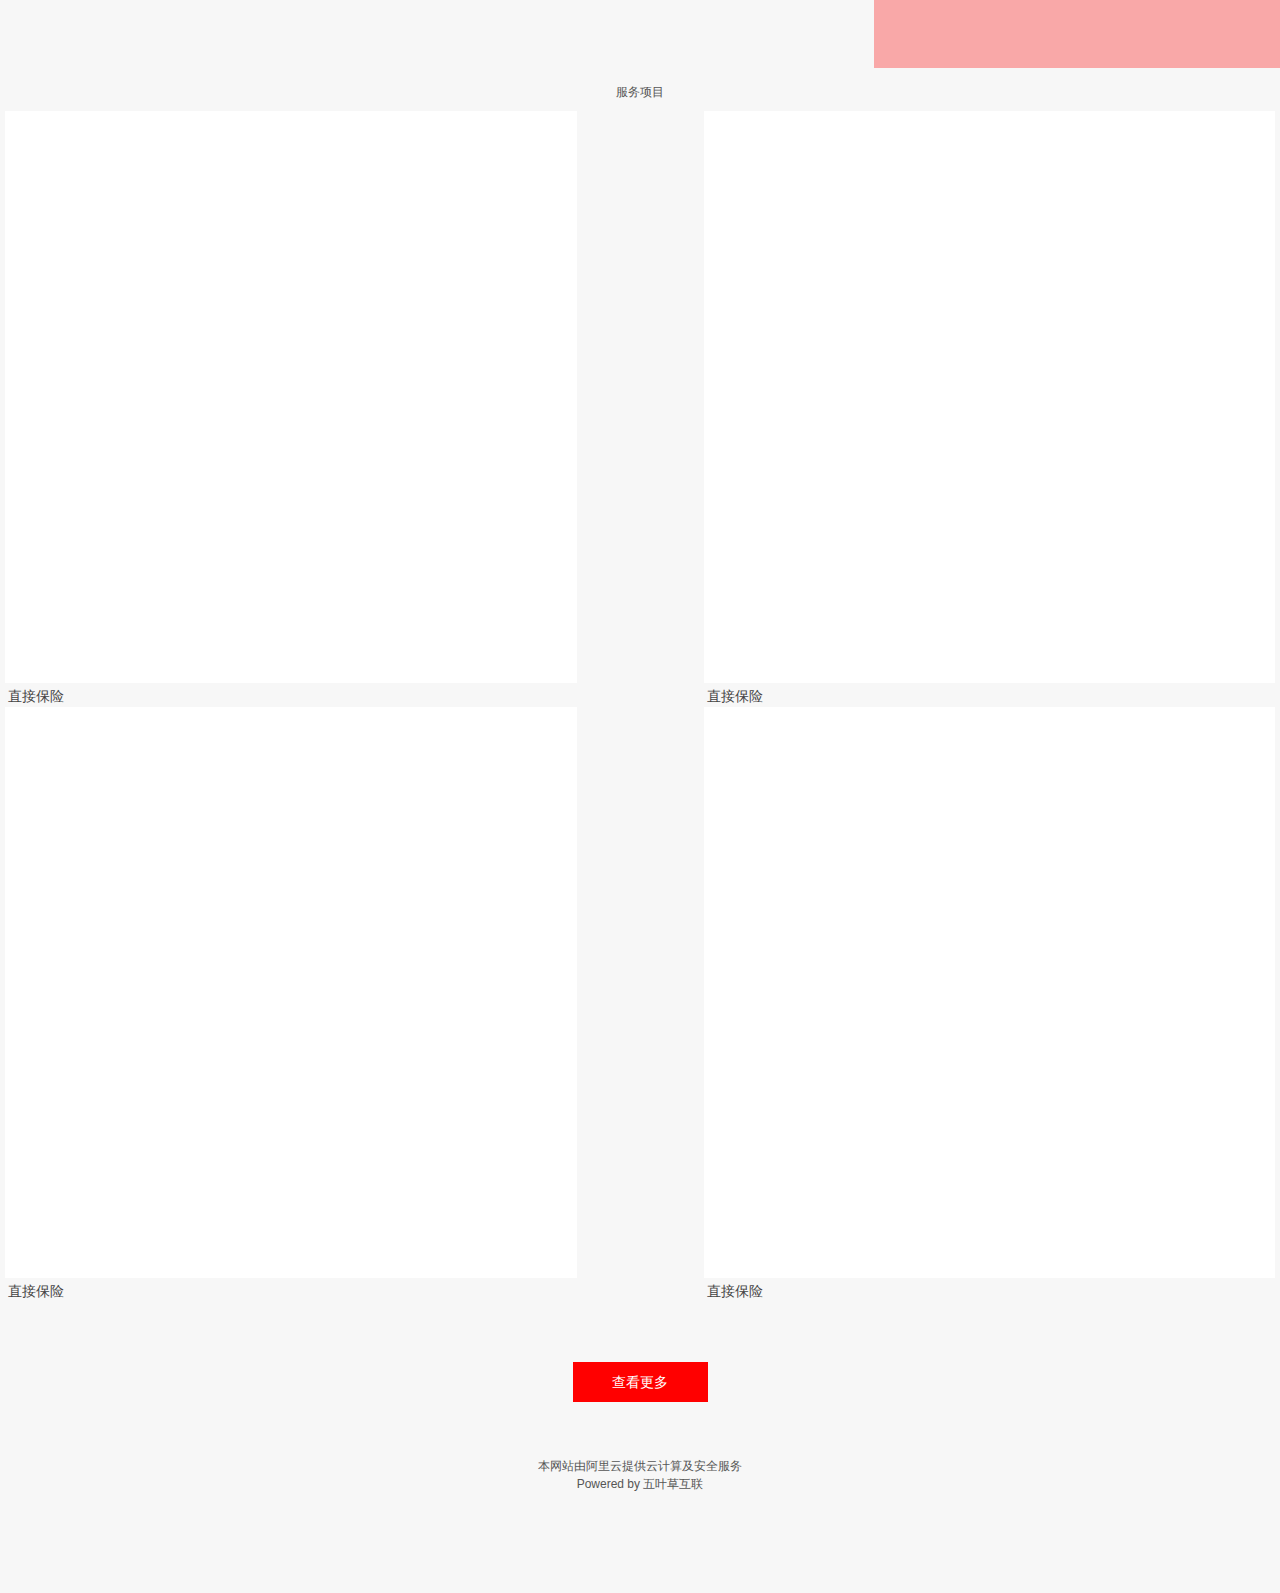
<file: ct_index.html>
<!doctype html>
<html lang="en">
<head>
    <meta charset="UTF-8">
    <meta name="viewport"
          content="width=device-width, user-scalable=no, initial-scale=1.0, maximum-scale=1.0, minimum-scale=1.0">
    <title>Document</title>
    <link rel="stylesheet" href="css/base.css">
    <link rel="stylesheet" href="css/merge.css">
    <link rel="stylesheet" href="css/swiper.min.css">
    <link rel="stylesheet" href="css/animate.min.css">
    <link rel="stylesheet" type="text/css" href="font_486724_5t8rrtbfjydp9zfr/iconfont.css">
</head>
<body>
<div class="container">
    <div class="ct_cebian">
        <i class="iconfont icon-category icon-close"></i>
        <ul>
            <li><a href="ct_home.html">&nbsp;&nbsp;首页</a></li>
            <li><a href="ct_product.html">&nbsp;&nbsp;公司介绍</a></li>
            <li><a href="ct_project.html">&nbsp;&nbsp;服务项目</a></li>
            <li><a href="ct_news.html">&nbsp;&nbsp;新闻中心</a></li>
            <li><a href="ct_contact.html">&nbsp;&nbsp;联系我们</a></li>
        </ul>
    </div>
    <div class="header">
        <i class="iconfont icon-category icon_ys"></i>
        <img src="image/top.png" alt="" class="top_img">
    </div>
    <div class="swiper-container">
        <div class="swiper-wrapper">
            <div class="swiper-slide swiper-slide1">
                <!--<img src="image/banner_1.png" alt=""  swiper-animate-effect="fadeInUp" swiper-animate-duration="0.5s" swiper-animate-delay="0.3s" class="banner_1">-->
                <img  src="image/-2834.png" class="ani fade"  swiper-animate-effect="fadeInLeftBig" swiper-animate-duration="1s" swiper-animate-delay="0.3s" >
                <p class="ani slide" swiper-animate-effect="fadeInRightBig" swiper-animate-duration="1.5s" swiper-animate-delay="0.6s">
                    <span class="white">全游娱乐</span><br>
                    <span style="font-size:14px;" class="white">共同发展，共赢美好</span>
                </p>
            </div>
            <div class="swiper-slide swiper-slide2">
                <!--<img src="image/banner_2.png" alt="">-->
                <img  src="image/-2834.png" class="ani fade1"  swiper-animate-effect="fadeInUp" swiper-animate-duration="0.5s" swiper-animate-delay="0.3s" >
                <p class="ani slide1" swiper-animate-effect="fadeInRightBig" swiper-animate-duration="1.5s" swiper-animate-delay="0.6s">
                    <span class="white" style="font-size:22px;">全游娱乐</span><br>
                    <span style="font-size:14px;" class="white">共同发展，共赢美好</span>
                </p>
            </div>
        </div>
        <div class="swiper-pagination"></div>
        <!--<div class="swiper-button-prev"></div>-->
        <!--<div class="swiper-button-next"></div>-->
    </div>
    <div class="content">
        <div class="one_tier">
            <div class="one_txt1">

                <img src="image/jisuanji.png" alt="">
                <p>直接保险</p>
                                <span class="">
                                    金融服务是指金融机构运用货币交易手段融通有价物品，向金融活动参与
                                </span>
            </div>
            <div class="one_txt2">

                <img src="image/one_img2.png" alt="">
                <p>直接保险</p>
                                <span>
                                    金融服务是指金融机构运用货币交易手段融通有价物品，向金融活动参与
                                </span>
            </div>
        </div>
        <div class="swiper-container1">
            <div class="swiper-wrapper">
                <div class="swiper-slide box1"><img  src="image/banner_1.png"></div>
                <div class="swiper-slide box2" ><img  src="image/banner_2.png"></div>
            </div>
            <!-- 如果需要分页器 -->
            <!--<div class="swiper-pagination"><-->
                <!--</div>-->

            <!-- 如果需要导航按钮 -->
            <!--<div class="swiper-button-prev"></div>-->
            <!--<div class="swiper-button-next"></div>-->

            <!-- 如果需要滚动条 -->
            <!--<div class="swiper-scrollbar"></div>-->
        </div>
        <div class="area">
            <p>金融服务有限公司</p>
                        <span>
                            人际融是国内首创社交金融平台，平台隶属于远洋爱普(北京)投资管理有限公司。公司致力于打造一个安全、透明、人性化的社交金融服务平台，在互联网社交的环境下实现投融资风控、支付等最佳体验。主要创始团队成员均毕业于清华大学，在互联网、证券、银行、网贷等行业有丰富管理经验。
                        </span>
            <button class="mw-btn animated fadeInLeftBig">
                点击查看
            </button>
        </div>
        <div class="server clearfix ">
            <h3>服务项目</h3>
            <div>
                <img src="image/white.gif" alt="" data-original="image/-2866.png">
                <p>直接保险</p>
            </div>
            <div>
                <img src="image/white.gif" alt="" data-original="image/-2866.png">
                <p>直接保险</p>
            </div>
            <div>
                <img src="image/white.gif" alt="" data-original="image/-2866.png">
                <p>直接保险</p>
            </div>
            <div>
                <img src="image/white.gif" alt="" data-original="image/-2866.png">
                <p>直接保险</p>
            </div>

        </div>
        <div class="end">
            <a class="sev_btn" href="#">
                查看更多
            </a>
            <p>本网站由阿里云提供云计算及安全服务</p>
            <p> Powered by  五叶草互联</p>
        </div>
    </div>

</div>


<script src="js/jquery.min.js"></script>
<script src="js/swiper.jquery.min.js"></script>
<script src="js/swiper.animate1.0.2.min.js"></script>
<script src="js/jquery.lazyload.js"></script>
<script src="js/index.js"></script>
<script>
//    var mySwiper = new Swiper ('.swiper-container', {
//        pagination: '.swiper-pagination',
//        paginationClickable :true,
//        autoplay : 10000,
//        speed:1,
//        loop:true,
//        onInit: function(swiper){ //Swiper2.x的初始化是onFirstInit
//            swiperAnimateCache(swiper); //隐藏动画元素
//            swiperAnimate(swiper); //初始化完成开始动画
//        },
//        onSlideChangeEnd: function(swiper){
//            swiperAnimate(swiper); //每个slide切换结束时也运行当前slide动画
//        }
//    })
//    var mySwiper = new Swiper ('.swiper-container1', {
//        pagination: '.swiper-pagination',
//        paginationClickable :true,
//        autoplay : 10000,
//        speed:1,
//        loop:true,
//
//        // 如果需要分页器
//        pagination: '.swiper-pagination',
//
//        // 如果需要前进后退按钮
////        nextButton: '.swiper-button-next',
////        prevButton: '.swiper-button-prev',
//
//        // 如果需要滚动条
////        scrollbar: '.swiper-scrollbar',
//    })
    //    var mySwiper = new Swiper ('.swiper-container', {
//        onInit: function(swiper){ //Swiper2.x的初始化是onFirstInit
//            swiperAnimateCache(swiper); //隐藏动画元素
//            swiperAnimate(swiper); //初始化完成开始动画
//        },
//        onSlideChangeEnd: function(swiper){
//            swiperAnimate(swiper); //每个slide切换结束时也运行当前slide动画
//        }
//    })

//    var mySwiper;
//    mySwiper = new Swiper('.swiper-container',
//    $('.icon_ys').on('click', function () {
//        $('.ct_cebian').animate({
//            left:'0%'
//        },1000)
//    })
//    $('.icon-close').on('click', function () {
//        $('.ct_cebian').animate({
//            left:'-100%'
//        },1000)
//    })

</script>
</body>
</html>
</file>
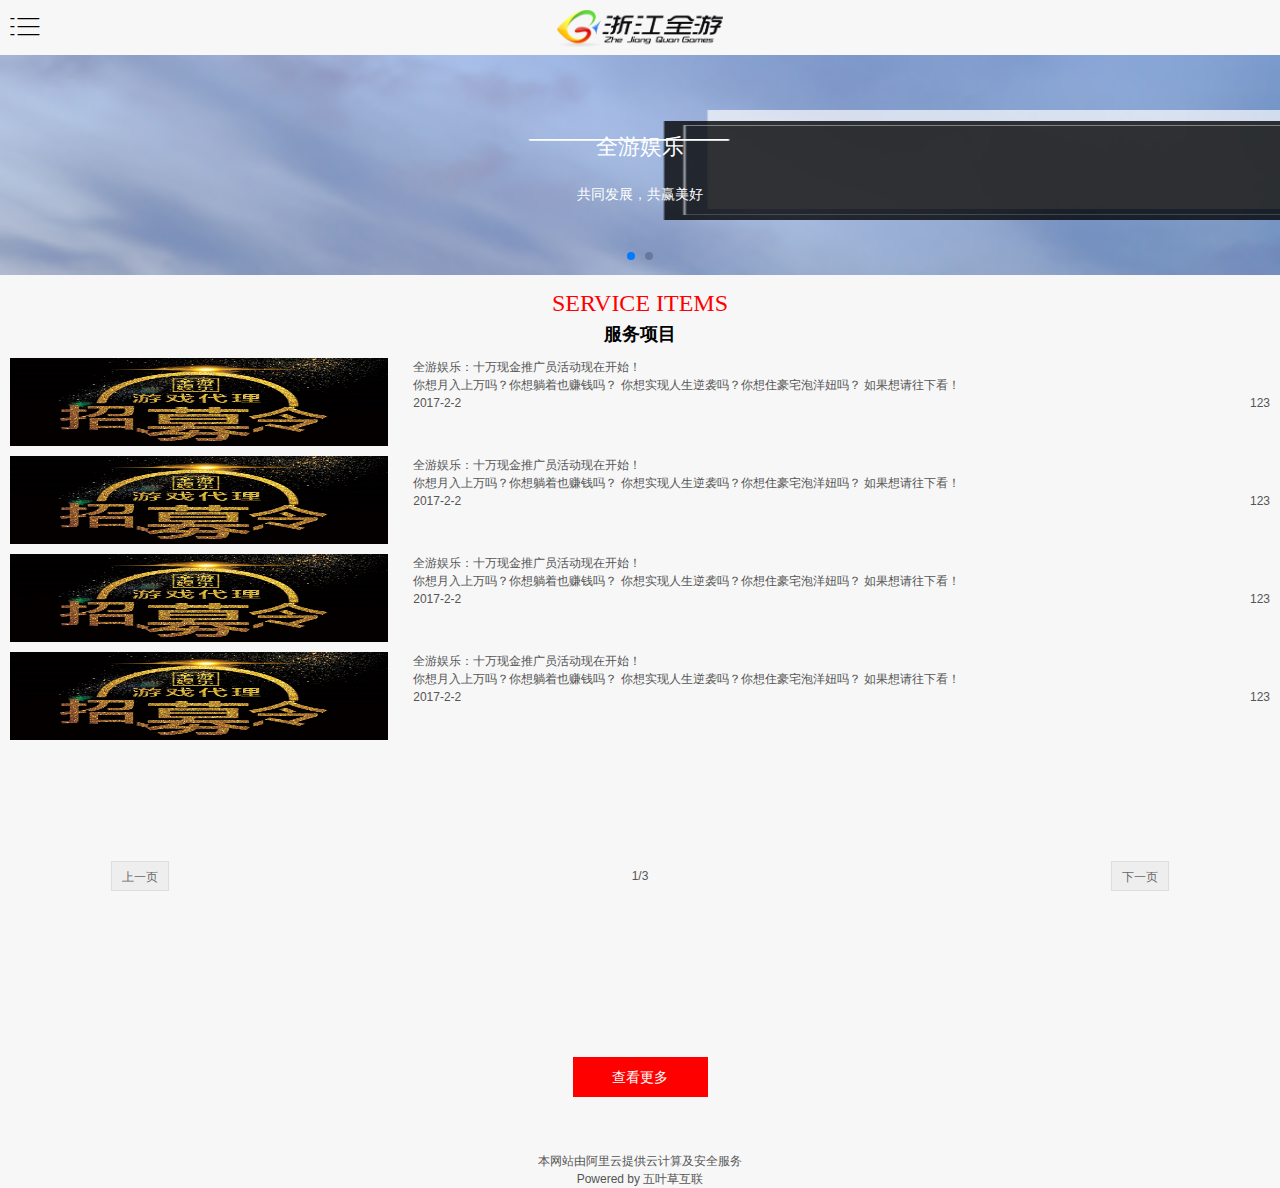
<file: ct_news.html>
<!doctype html>
<html lang="en">
<head>
  <meta charset="UTF-8">
  <meta name="viewport"
        content="width=device-width, user-scalable=no, initial-scale=1.0, maximum-scale=1.0, minimum-scale=1.0">
  <title>Document</title>
  <link rel="stylesheet" href="css/base.css">
  <link rel="stylesheet" href="css/merge.css">
  <link rel="stylesheet" href="css/swiper.min.css">
  <link rel="stylesheet" href="css/animate.min.css">
  <link rel="stylesheet" type="text/css" href="font_486724_5t8rrtbfjydp9zfr/iconfont.css">
</head>
<body>
<div class="container">
  <div class="ct_cebian">
    <i class="iconfont icon-category icon-close"></i>
    <ul>
      <li><a href="ct_home.html">&nbsp;&nbsp;首页</a></li>
      <li><a href="ct_product.html">&nbsp;&nbsp;公司介绍</a></li>
      <li><a href="ct_project.html">&nbsp;&nbsp;服务项目</a></li>
      <li><a href="ct_news.html">&nbsp;&nbsp;新闻中心</a></li>
      <li><a href="ct_contact.html">&nbsp;&nbsp;联系我们</a></li>
    </ul>
  </div>
  <div class="header">
    <i class="iconfont icon-category icon_ys"></i>
    <img src="image/top.png" alt="" class="top_img">
  </div>
  <div class="swiper-container">
    <div class="swiper-wrapper">
      <div class="swiper-slide swiper-slide1">
        <!--<img src="image/banner_1.png" alt=""  swiper-animate-effect="fadeInUp" swiper-animate-duration="0.5s" swiper-animate-delay="0.3s" class="banner_1">-->
        <img  src="image/-2834.png" class="fade"  swiper-animate-effect="fadeInUp" swiper-animate-duration="0.5s" swiper-animate-delay="0.3s" >
        <p class="slide">
          <span class="white">全游娱乐</span><br>
          <span style="font-size:14px;" class="white">共同发展，共赢美好</span>
        </p>
      </div>
      <div class="swiper-slide">
        <img src="image/banner_2.png" alt="">
        <img  src="image/-2834.png" class="fade1"  swiper-animate-effect="fadeInUp" swiper-animate-duration="0.5s" swiper-animate-delay="0.3s" >
        <p class="slide1">
          <span class="white" style="font-size:22px;">全游娱乐</span><br>
          <span style="font-size:14px;" class="white">共同发展，共赢美好</span>
        </p>
      </div>
    </div>
    <div class="swiper-pagination"></div>
    <!--<div class="swiper-button-prev"></div>-->
    <!--<div class="swiper-button-next"></div>-->
  </div>
  <div class="news_content">
    <div class="new_center">
      <p>SERVICE ITEMS</p>
      <span>服务项目</span>
    </div>
    <div class="news_list">
      <ul>
        <li class="clearfix">
          <div class="news_img fl">
            <img src="image/537202.png" alt="">
          </div>
          <div class="news_text fr clearfix">
            <p>全游娱乐：十万现金推广员活动现在开始！</p>
            <p>你想月入上万吗？你想躺着也赚钱吗？
              你想实现人生逆袭吗？你想住豪宅泡洋妞吗？
              如果想请往下看！</p>
            <span class="fl">2017-2-2</span>
            <span class="fr">123</span>
          </div>
        </li>
        <li class="clearfix">
          <div class="news_img fl">
            <img src="image/537202.png" alt="">
          </div>
          <div class="news_text fr clearfix">
            <p>全游娱乐：十万现金推广员活动现在开始！</p>
            <p>你想月入上万吗？你想躺着也赚钱吗？
              你想实现人生逆袭吗？你想住豪宅泡洋妞吗？
              如果想请往下看！</p>
            <span class="fl">2017-2-2</span>
            <span class="fr">123</span>
          </div>
        </li>
        <li class="clearfix">
          <div class="news_img fl">
            <img src="image/537202.png" alt="">
          </div>
          <div class="news_text fr clearfix">
            <p>全游娱乐：十万现金推广员活动现在开始！</p>
            <p>你想月入上万吗？你想躺着也赚钱吗？
              你想实现人生逆袭吗？你想住豪宅泡洋妞吗？
              如果想请往下看！</p>
            <span class="fl">2017-2-2</span>
            <span class="fr">123</span>
          </div>
        </li>
        <li class="clearfix">
          <div class="news_img fl">
            <img src="image/537202.png" alt="">
          </div>
          <div class="news_text fr clearfix">
            <p>全游娱乐：十万现金推广员活动现在开始！</p>
            <p>你想月入上万吗？你想躺着也赚钱吗？
              你想实现人生逆袭吗？你想住豪宅泡洋妞吗？
              如果想请往下看！</p>
            <span class="fl">2017-2-2</span>
            <span class="fr">123</span>
          </div>
        </li>
      </ul>
    </div>
    <div class="news_fenye clearfix">
      <a href="" class="fl">上一页</a>
      <span>1/3</span>
      <a href="" class="fr">下一页</a>
    </div>
  </div>
  <div class="end">
    <a class="sev_btn" href="#">
      查看更多
    </a>
    <p>本网站由阿里云提供云计算及安全服务</p>
    <p> Powered by  五叶草互联</p>
  </div>
</div>

<script src="js/jquery.min.js"></script>
<script src="js/swiper.animate1.0.2.min.js"></script>
<script src="js/swiper.jquery.min.js"></script>
<script>
  var mySwiper;
  mySwiper = new Swiper('.swiper-container', {
    autoplay: 3000,//可选选项，自动滑动
    speed: 500,
    loop: true,
    direction: 'horizontal',
    pagination: '.swiper-pagination',
    nextButton: '.swiper-button-next',
    prevButton: '.swiper-button-prev',

    onInit: function (swiper) { //Swiper2.x的初始化是onFirstInit
//            swiperAnimateCache(swiper); //隐藏动画元素
      swiperAnimate(swiper); //初始化完成开始动画
      $('.fade').animate({
        left: "50%",
        opacity: "1",
        top: "25%"
      }, 1000, function () {
        $('.slide').animate({
          right: "50%",
          opacity: "1"
        }, 1000)
      })

    },
    onSlideChangeEnd: function (swiper) {
      swiperAnimate(swiper); //每个slide切换结束时也运行++当前slide动画
      $('.fade1').animate({
        left: "50%",
        opacity: "1",
        top: "25%"
      }, 1000, function () {
        $('.slide1').animate({
          right: "50%",
          opacity: "1"
        }, 1000)
      })


    }
  });
  $('.icon_ys').on('click', function () {
    $('.ct_cebian').animate({
      left:'0%'
    },1000)
  })
  $('.icon-close').on('click', function () {
    $('.ct_cebian').animate({
      left:'-100%'
    },1000)
  })
</script>
</body>
</html>
</file>
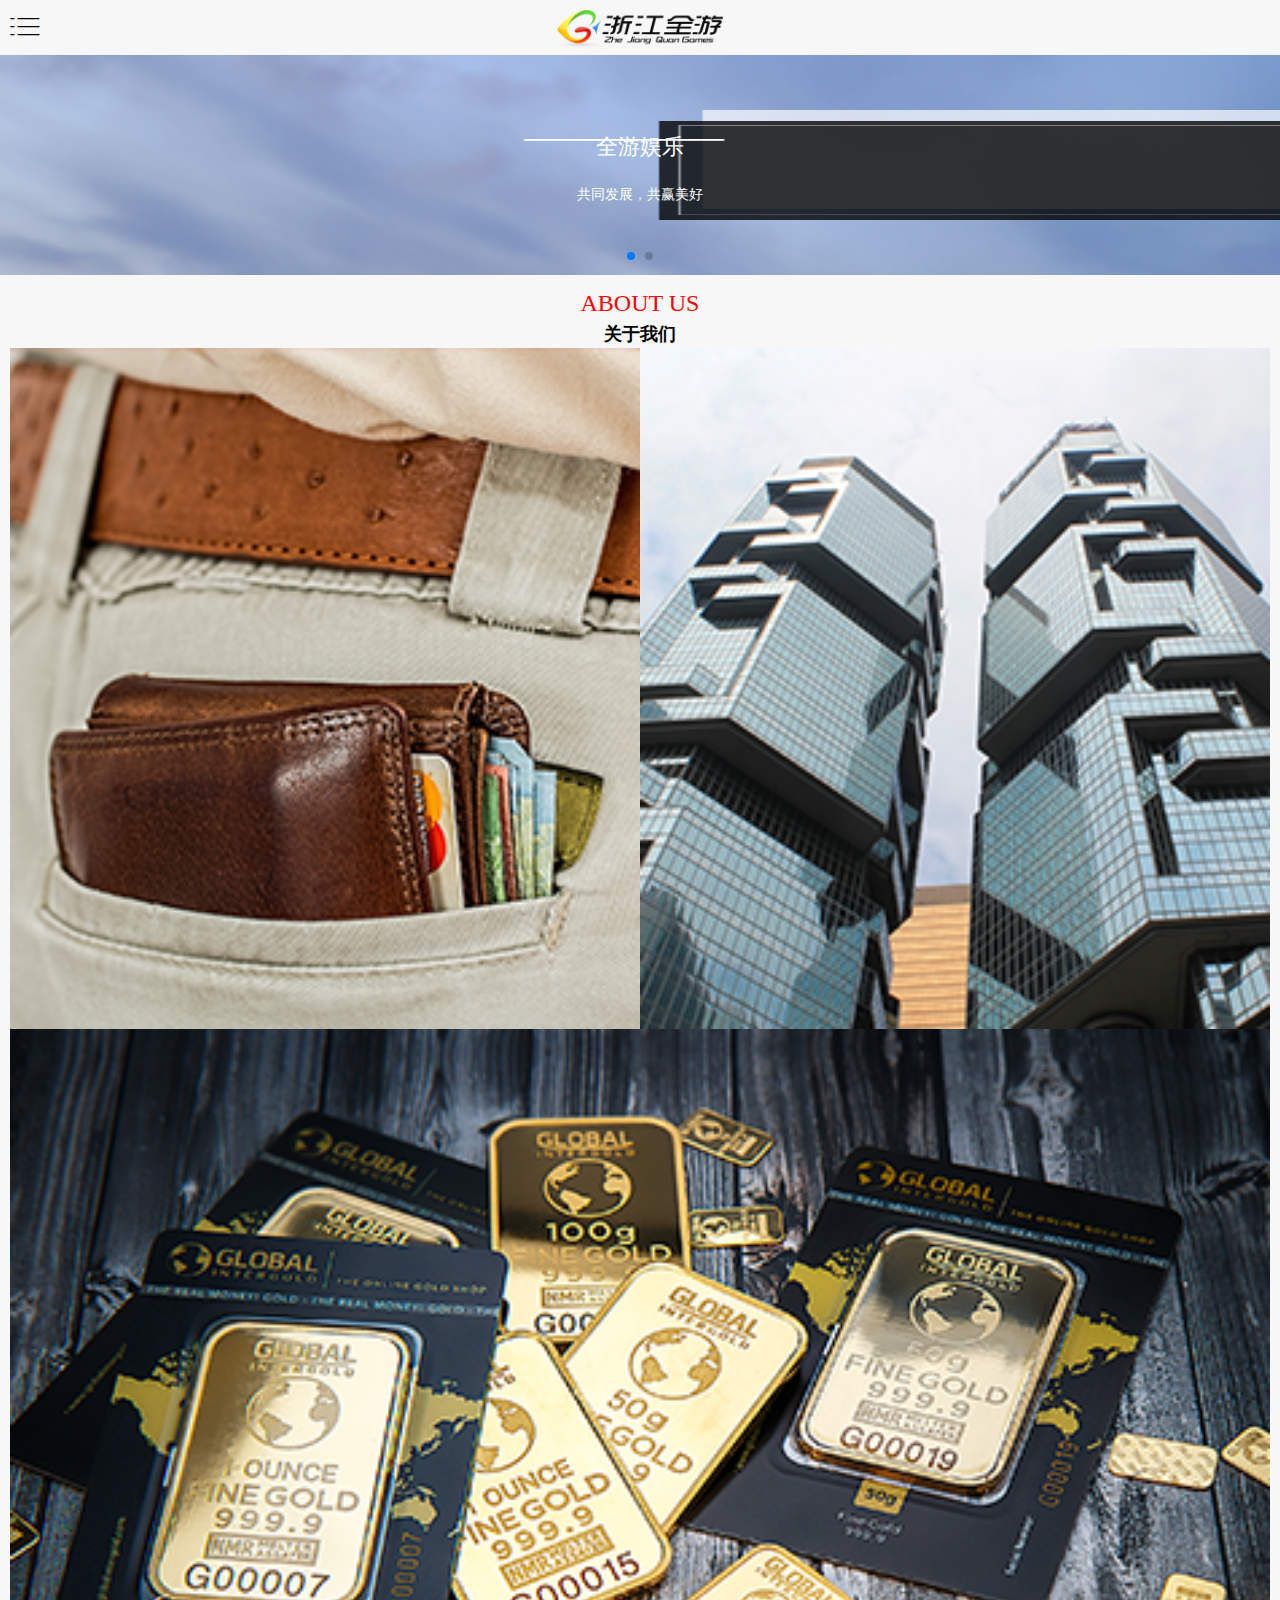
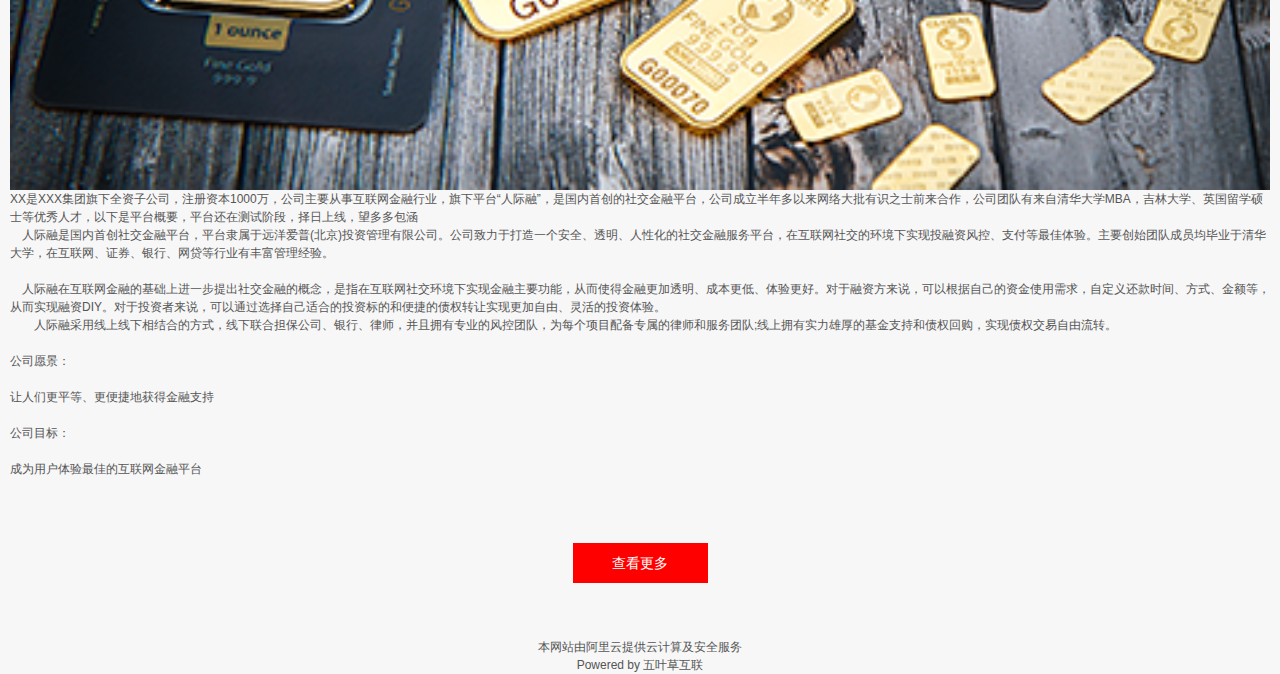
<file: ct_product.html>
<!doctype html>
<html lang="en">
<head>
  <meta charset="UTF-8">
  <meta name="viewport"
        content="width=device-width, user-scalable=no, initial-scale=1.0, maximum-scale=1.0, minimum-scale=1.0">
  <title>Document</title>
  <link rel="stylesheet" href="css/base.css">
  <link rel="stylesheet" href="css/merge.css">
  <link rel="stylesheet" href="css/swiper.min.css">
  <link rel="stylesheet" href="css/animate.min.css">
  <link rel="stylesheet" type="text/css" href="font_486724_5t8rrtbfjydp9zfr/iconfont.css">
</head>
<body>
<div class="container">
  <div class="ct_cebian">
    <i class="iconfont icon-category icon-close"></i>
    <ul>
      <li><a href="ct_home.html">&nbsp;&nbsp;首页</a></li>
      <li><a href="ct_product.html">&nbsp;&nbsp;公司介绍</a></li>
      <li><a href="ct_project.html">&nbsp;&nbsp;服务项目</a></li>
      <li><a href="ct_news.html">&nbsp;&nbsp;新闻中心</a></li>
      <li><a href="ct_contact.html">&nbsp;&nbsp;联系我们</a></li>
    </ul>
  </div>
  <div class="header">
    <i class="iconfont icon-category icon_ys"></i>
    <img src="image/top.png" alt="" class="top_img">
  </div>
  <div class="swiper-container">
    <div class="swiper-wrapper">
      <div class="swiper-slide swiper-slide1">
        <!--<img src="image/banner_1.png" alt=""  swiper-animate-effect="fadeInUp" swiper-animate-duration="0.5s" swiper-animate-delay="0.3s" class="banner_1">-->
        <img  src="image/-2834.png" class="fade"  swiper-animate-effect="fadeInUp" swiper-animate-duration="0.5s" swiper-animate-delay="0.3s" >
        <p class="slide">
          <span class="white">全游娱乐</span><br>
          <span style="font-size:14px;" class="white">共同发展，共赢美好</span>
        </p>
      </div>
      <div class="swiper-slide">
        <img src="image/banner_2.png" alt="">
        <img  src="image/-2834.png" class="fade1"  swiper-animate-effect="fadeInUp" swiper-animate-duration="0.5s" swiper-animate-delay="0.3s" >
        <p class="slide1">
          <span class="white" style="font-size:22px;">全游娱乐</span><br>
          <span style="font-size:14px;" class="white">共同发展，共赢美好</span>
        </p>
      </div>
    </div>
    <div class="swiper-pagination"></div>
    <!--<div class="swiper-button-prev"></div>-->
    <!--<div class="swiper-button-next"></div>-->
  </div>
  <div class="pro_content">
    <div class="pro_center">
      <p>ABOUT US</p>
      <span>关于我们</span>
    </div>
    <div class="pro_img">
      <img src="image/-2890 (1).png" alt="">
      <img src="image/-2891.png" alt="">
    </div>
    <img src="image/-2892.png" alt="" class="pro_img2">
    <div class="pro_text">
      <p>   XX是XXX集团旗下全资子公司，注册资本1000万，公司主要从事互联网金融行业，旗下平台“人际融”，是国内首创的社交金融平台，公司成立半年多以来网络大批有识之士前来合作，公司团队有来自清华大学MBA，吉林大学、英国留学硕士等优秀人才，以下是平台概要，平台还在测试阶段，择日上线，望多多包涵</p>


        <p>　人际融是国内首创社交金融平台，平台隶属于远洋爱普(北京)投资管理有限公司。公司致力于打造一个安全、透明、人性化的社交金融服务平台，在互联网社交的环境下实现投融资风控、支付等最佳体验。主要创始团队成员均毕业于清华大学，在互联网、证券、银行、网贷等行业有丰富管理经验。</p>　

        　<p>　人际融在互联网金融的基础上进一步提出社交金融的概念，是指在互联网社交环境下实现金融主要功能，从而使得金融更加透明、成本更低、体验更好。对于融资方来说，可以根据自己的资金使用需求，自定义还款时间、方式、金额等，从而实现融资DIY。对于投资者来说，可以通过选择自己适合的投资标的和便捷的债权转让实现更加自由、灵活的投资体验。</p>

        <p>　　人际融采用线上线下相结合的方式，线下联合担保公司、银行、律师，并且拥有专业的风控团队，为每个项目配备专属的律师和服务团队;线上拥有实力雄厚的基金支持和债权回购，实现债权交易自由流转。</p>

        　　<p>公司愿景：</p>
        　　<p>让人们更平等、更便捷地获得金融支持</p>

        　　<p>公司目标：</p>
        　 <p>成为用户体验最佳的互联网金融平台</p>
      </p>
    </div>
  </div>
  <div class="end">
    <a class="sev_btn" href="#">
      查看更多
    </a>
    <p>本网站由阿里云提供云计算及安全服务</p>
    <p> Powered by  五叶草互联</p>
  </div>
</div>

<script src="js/jquery.min.js"></script>
<script src="js/swiper.animate1.0.2.min.js"></script>
<script src="js/swiper.jquery.min.js"></script>
<script>
  var mySwiper;
  mySwiper = new Swiper('.swiper-container', {
    autoplay: 3000,//可选选项，自动滑动
    speed: 500,
    loop: true,
    direction: 'horizontal',
    pagination: '.swiper-pagination',
    nextButton: '.swiper-button-next',
    prevButton: '.swiper-button-prev',

    onInit: function (swiper) { //Swiper2.x的初始化是onFirstInit
//            swiperAnimateCache(swiper); //隐藏动画元素
      swiperAnimate(swiper); //初始化完成开始动画
      $('.fade').animate({
        left: "50%",
        opacity: "1",
        top: "25%"
      }, 1000, function () {
        $('.slide').animate({
          right: "50%",
          opacity: "1"
        }, 1000)
      })

    },
    onSlideChangeEnd: function (swiper) {
      swiperAnimate(swiper); //每个slide切换结束时也运行++当前slide动画
      $('.fade1').animate({
        left: "50%",
        opacity: "1",
        top: "25%"
      }, 1000, function () {
        $('.slide1').animate({
          right: "50%",
          opacity: "1"
        }, 1000)
      })


    }
  });
  $('.icon_ys').on('click', function () {
    $('.ct_cebian').animate({
      left:'0%'
    },1000)
  })
  $('.icon-close').on('click', function () {
    $('.ct_cebian').animate({
      left:'-100%'
    },1000)
  })
</script>
</body>
</html>
</file>
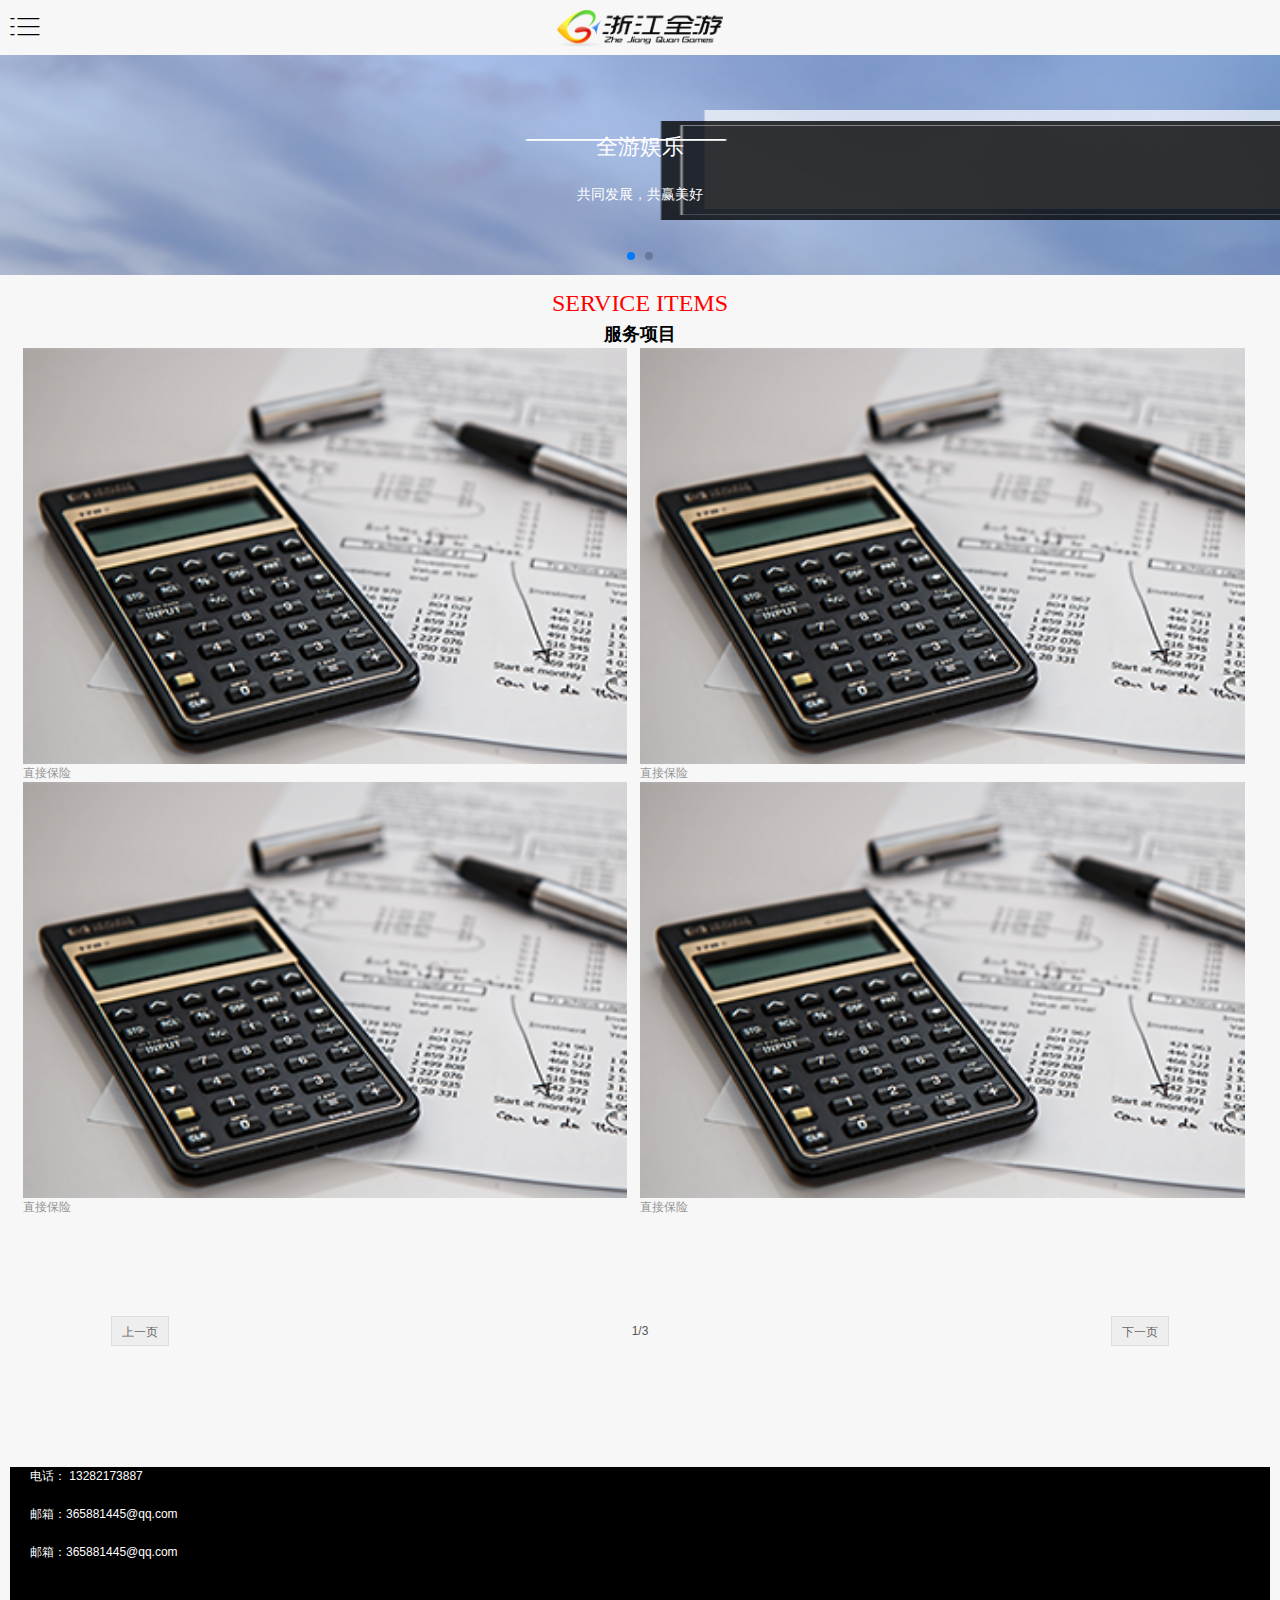
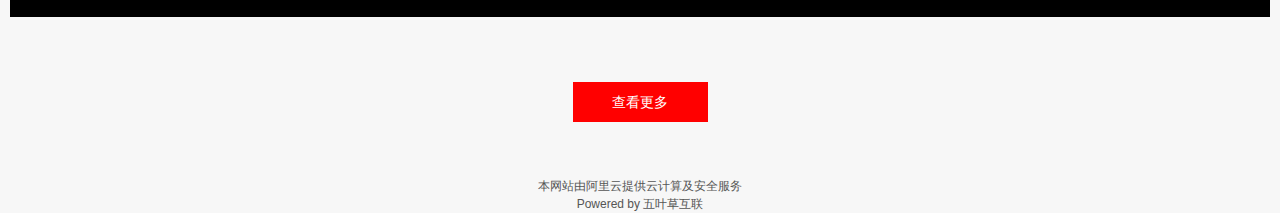
<file: ct_project.html>
<!doctype html>
<html lang="en">
<head>
  <meta charset="UTF-8">
  <meta name="viewport"
        content="width=device-width, user-scalable=no, initial-scale=1.0, maximum-scale=1.0, minimum-scale=1.0">
  <title>Document</title>
  <link rel="stylesheet" href="css/base.css">
  <link rel="stylesheet" href="css/merge.css">
  <link rel="stylesheet" href="css/swiper.min.css">
  <link rel="stylesheet" href="css/animate.min.css">
  <link rel="stylesheet" type="text/css" href="font_486724_5t8rrtbfjydp9zfr/iconfont.css">
</head>
<body>
<div class="container">
  <div class="ct_cebian">
    <i class="iconfont icon-category icon-close"></i>
    <ul>
      <li><a href="ct_home.html">&nbsp;&nbsp;首页</a></li>
      <li><a href="ct_product.html">&nbsp;&nbsp;公司介绍</a></li>
      <li><a href="ct_project.html">&nbsp;&nbsp;服务项目</a></li>
      <li><a href="ct_news.html">&nbsp;&nbsp;新闻中心</a></li>
      <li><a href="ct_contact.html">&nbsp;&nbsp;联系我们</a></li>
    </ul>
  </div>
  <div class="header">
    <i class="iconfont icon-category icon_ys"></i>
    <img src="image/top.png" alt="" class="top_img">
  </div>
  <div class="swiper-container">
    <div class="swiper-wrapper">
      <div class="swiper-slide swiper-slide1">
        <!--<img src="image/banner_1.png" alt=""  swiper-animate-effect="fadeInUp" swiper-animate-duration="0.5s" swiper-animate-delay="0.3s" class="banner_1">-->
        <img  src="image/-2834.png" class="fade"  swiper-animate-effect="fadeInUp" swiper-animate-duration="0.5s" swiper-animate-delay="0.3s" >
        <p class="slide">
          <span class="white">全游娱乐</span><br>
          <span style="font-size:14px;" class="white">共同发展，共赢美好</span>
        </p>
      </div>
      <div class="swiper-slide">
        <img src="image/banner_2.png" alt="">
        <img  src="image/-2834.png" class="fade1"  swiper-animate-effect="fadeInUp" swiper-animate-duration="0.5s" swiper-animate-delay="0.3s" >
        <p class="slide1">
          <span class="white" style="font-size:22px;">全游娱乐</span><br>
          <span style="font-size:14px;" class="white">共同发展，共赢美好</span>
        </p>
      </div>
    </div>
    <div class="swiper-pagination"></div>
    <!--<div class="swiper-button-prev"></div>-->
    <!--<div class="swiper-button-next"></div>-->
  </div>
  <div class="ject_content">
    <div class="ject_center">
      <p>SERVICE ITEMS</p>
      <span>服务项目</span>
    </div>
    <div class="ject_img">
      <ul class="clearfix">
        <li>
          <a href="">
            <img src="image/-2868.png" alt="">
            <p>直接保险</p>
          </a>
        </li>
        <li>
          <a href="">
            <img src="image/-2868.png" alt="">
            <p>直接保险</p>
          </a>
        </li>
        <li>
          <a href="">
            <img src="image/-2868.png" alt="">
            <p>直接保险</p>
          </a>
        </li>
        <li>
          <a href="">
            <img src="image/-2868.png" alt="">
            <p>直接保险</p>
          </a>
        </li>
      </ul>
    </div>
    <div class="ject_text clearfix">
      <a href="" class="fl">上一页</a>
          <span>1/3</span>
      <a href="" class="fr">下一页</a>
    </div>
    <div class="ject_end">
      <p> 电话： 13282173887</p>
      <p>邮箱：365881445@qq.com</p>
      <p>邮箱：365881445@qq.com</p>
    </div>
  </div>
  <div class="end">
    <a class="sev_btn" href="#">
      查看更多
    </a>
    <p>本网站由阿里云提供云计算及安全服务</p>
    <p> Powered by  五叶草互联</p>
  </div>
</div>

<script src="js/jquery.min.js"></script>
<script src="js/swiper.animate1.0.2.min.js"></script>
<script src="js/swiper.jquery.min.js"></script>
<script>
  var mySwiper;
  mySwiper = new Swiper('.swiper-container', {
    autoplay: 3000,//可选选项，自动滑动
    speed: 500,
    loop: true,
    direction: 'horizontal',
    pagination: '.swiper-pagination',
    nextButton: '.swiper-button-next',
    prevButton: '.swiper-button-prev',

    onInit: function (swiper) { //Swiper2.x的初始化是onFirstInit
//            swiperAnimateCache(swiper); //隐藏动画元素
      swiperAnimate(swiper); //初始化完成开始动画
      $('.fade').animate({
        left: "50%",
        opacity: "1",
        top: "25%"
      }, 1000, function () {
        $('.slide').animate({
          right: "50%",
          opacity: "1"
        }, 1000)
      })

    },
    onSlideChangeEnd: function (swiper) {
      swiperAnimate(swiper); //每个slide切换结束时也运行++当前slide动画
      $('.fade1').animate({
        left: "50%",
        opacity: "1",
        top: "25%"
      }, 1000, function () {
        $('.slide1').animate({
          right: "50%",
          opacity: "1"
        }, 1000)
      })


    }
  });
  $('.icon_ys').on('click', function () {
    $('.ct_cebian').animate({
      left:'0%'
    },1000)
  })
  $('.icon-close').on('click', function () {
    $('.ct_cebian').animate({
      left:'-100%'
    },1000)
  })
</script>
 </body>
</html>
</file>
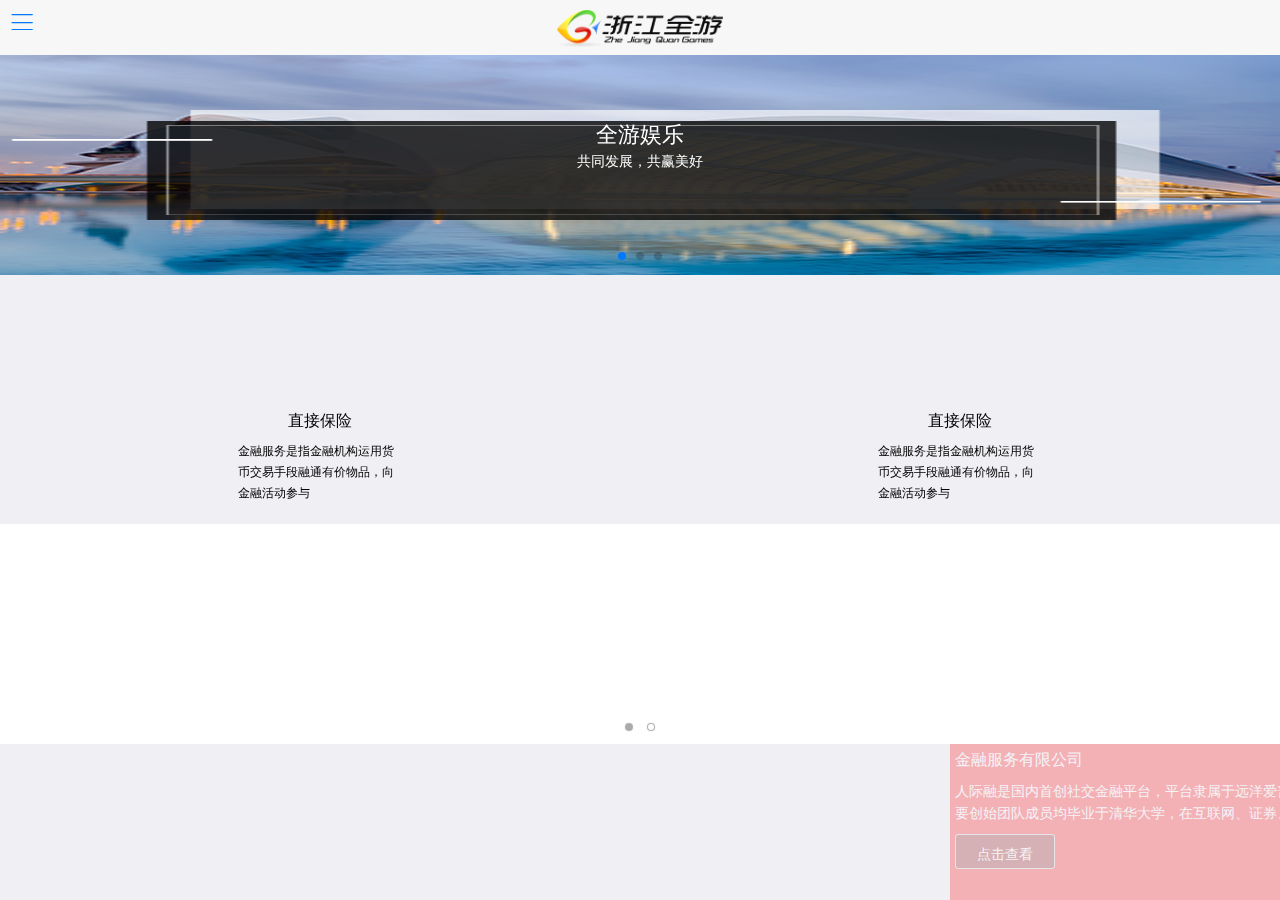
<file: news.html>
<!doctype html>
<html lang="en">
<head>
    <meta charset="UTF-8">
    <meta name="viewport"
          content="width=device-width, user-scalable=no, initial-scale=1.0, maximum-scale=1.0, minimum-scale=1.0">
    <title>Document</title>
    <link rel="stylesheet" href="css/base.css">
    <link rel="stylesheet" href="css/merge.css">
    <link rel="stylesheet" href="mui/mui-master/dist/css/mui.min.css">
    <link rel="stylesheet" href="css/swiper.min.css">
    <link rel="stylesheet" href="css/animate.min.css">
</head>
<body>
<!-- 侧滑导航根容器 -->
<!-- 侧滑导航根容器 -->
<!-- 侧滑导航根容器 -->
<div class="mui-off-canvas-wrap mui-draggable mui-off-canvas-backdrop"  id="backdrop"  >
    <!-- 菜单容器 -->
    <aside class="mui-off-canvas-left">
        <div class="mui-scroll-wrapper">
            <div class="mui-scroll mui_slide">
                <!-- 菜单具体展示内容 -->
                <a class="mui_home" href="index.html">首页</a>
                <a href="product.html">公司介绍</a>
                <a href="Services.html">服务项目</a>
                <a href="news.html">新闻中心</a>
                <a href="contact.html">联系我们</a>
            </div>
        </div>
    </aside>
    <!-- 主页面容器 -->
    <!--下面侧边栏插件-->
    <div class="mui-inner-wrap">
        <!-- 主页面标题 -->
        <header class="mui-bar mui-bar-nav mui_nav "id="mui_nav">
            <a class="mui-icon mui-action-menu mui-icon-bars mui-pull-left"></a>
            <img src="image/top.png" alt="" class="top_img">
        </header>

        <div class="mui-content mui-scroll-wrapper">
            <div class="mui-scroll mt11">
                <!-- 主界面具体展示内容 -->
                <!--下面轮播图-->
                <div class="swiper-container">
                    <div class="swiper-wrapper">
                        <div class="swiper-slide ">
                            <img src="image/banner_1.png" alt=""  swiper-animate-effect="fadeInUp" swiper-animate-duration="0.5s" swiper-animate-delay="0.3s">
                            <img  src="image/-2834.png" class="fade"  swiper-animate-effect="fadeInUp" swiper-animate-duration="0.5s" swiper-animate-delay="0.3s" >
                            <p class="slide">
                                <span class="white">全游娱乐</span><br>
                                <span style="font-size:14px;" class="white">共同发展，共赢美好</span>
                            </p>
                        </div>
                        <div class="swiper-slide">
                            <img src="image/banner_2.png" alt="">
                            <p class="slide1">
                                <span class="white">全游娱乐</span><br>
                                <span style="font-size:14px;" class="white">共同发展，共赢美好</span>
                            </p>
                        </div>
                        <div class="swiper-slide">
                            <img src="image/banner_1.png" alt="" >
                            <p class="slide2" style="z-index:96;">
                                <span class="white" >全游娱乐</span><br>
                                <span style="font-size:14px;" class="white">共同发展，共赢美好</span>
                            </p>
                        </div>
                    </div>
                    <div class="swiper-pagination"></div>
                    <!--<div class="swiper-button-prev"></div>-->
                    <!--<div class="swiper-button-next"></div>-->
                </div>
                <!--轮播图结束-->
                <div class="content">
                    <div class="one_tier">
                        <div class="one_txt1">

                            <img src="image/jisuanji.png" alt="">
                            <p>直接保险</p>
                                <span class="">
                                    金融服务是指金融机构运用货币交易手段融通有价物品，向金融活动参与
                                </span>
                        </div>
                        <div class="one_txt2">

                            <img src="image/one_img2.png" alt="">
                            <p>直接保险</p>
                                <span>
                                    金融服务是指金融机构运用货币交易手段融通有价物品，向金融活动参与
                                </span>
                        </div>
                    </div>
                    <!--布局第二个轮播图-->
                    <div class="mui-slider banner_2">
                        <div class="mui-slider-group">
                            <!--第一个内容区容器-->
                            <div class="mui-slider-item">
                                <img src="image/white.gif" alt=""  data-original="image/banner_1.png" class="lazy">
                            </div>
                            <div class="mui-slider-item">
                                <img src="image/white.gif" alt=""data-original="image/banner_1.png">
                            </div>
                        </div>
                        <div class="mui-slider-indicator">
                            <div class="mui-indicator"></div>
                            <div class="mui-indicator mui-active"></div>
                        </div>
                    </div>
                    <!--结束-->
                    <div class="area">
                        <p>金融服务有限公司</p>
                        <span>
                            人际融是国内首创社交金融平台，平台隶属于远洋爱普(北京)投资管理有限公司。公司致力于打造一个安全、透明、人性化的社交金融服务平台，在互联网社交的环境下实现投融资风控、支付等最佳体验。主要创始团队成员均毕业于清华大学，在互联网、证券、银行、网贷等行业有丰富管理经验。
                        </span>
                        <button class="mw-btn animated fadeInLeftBig">
                            点击查看
                        </button>
                    </div>
                    <div class="server clearfix ">
                        <h3>服务项目</h3>
                        <div>
                            <img src="image/white.gif" alt="" data-original="image/-2866.png">
                            <p>直接保险</p>
                        </div>
                        <div>
                            <img src="image/white.gif" alt="" data-original="image/-2866.png">
                            <p>直接保险</p>
                        </div>
                        <div>
                            <img src="image/white.gif" alt="" data-original="image/-2866.png">
                            <p>直接保险</p>
                        </div>
                        <div>
                            <img src="image/white.gif" alt="" data-original="image/-2866.png">
                            <p>直接保险</p>
                        </div>

                    </div>
                    <div class="end">
                        <a class="sev_btn" href="#">
                            查看更多
                        </a>
                        <p>本网站由阿里云提供云计算及安全服务</p>
                        <p> Powered by  五叶草互联</p>
                    </div>

                </div>
            </div>
        </div>
    </div>
</div>
<script src="js/jquery.min.js"></script>
<script src="js/swiper.animate1.0.2.min.js"></script>
<script src="mui/mui-master/dist/js/mui.min.js"></script>
<script src="js/swiper.jquery.min.js"></script>
<script src="js/jquery.lazyload.js"></script>
<script src="js/index.js"></script>
<script>

</script>
</body>
</html>
</file>
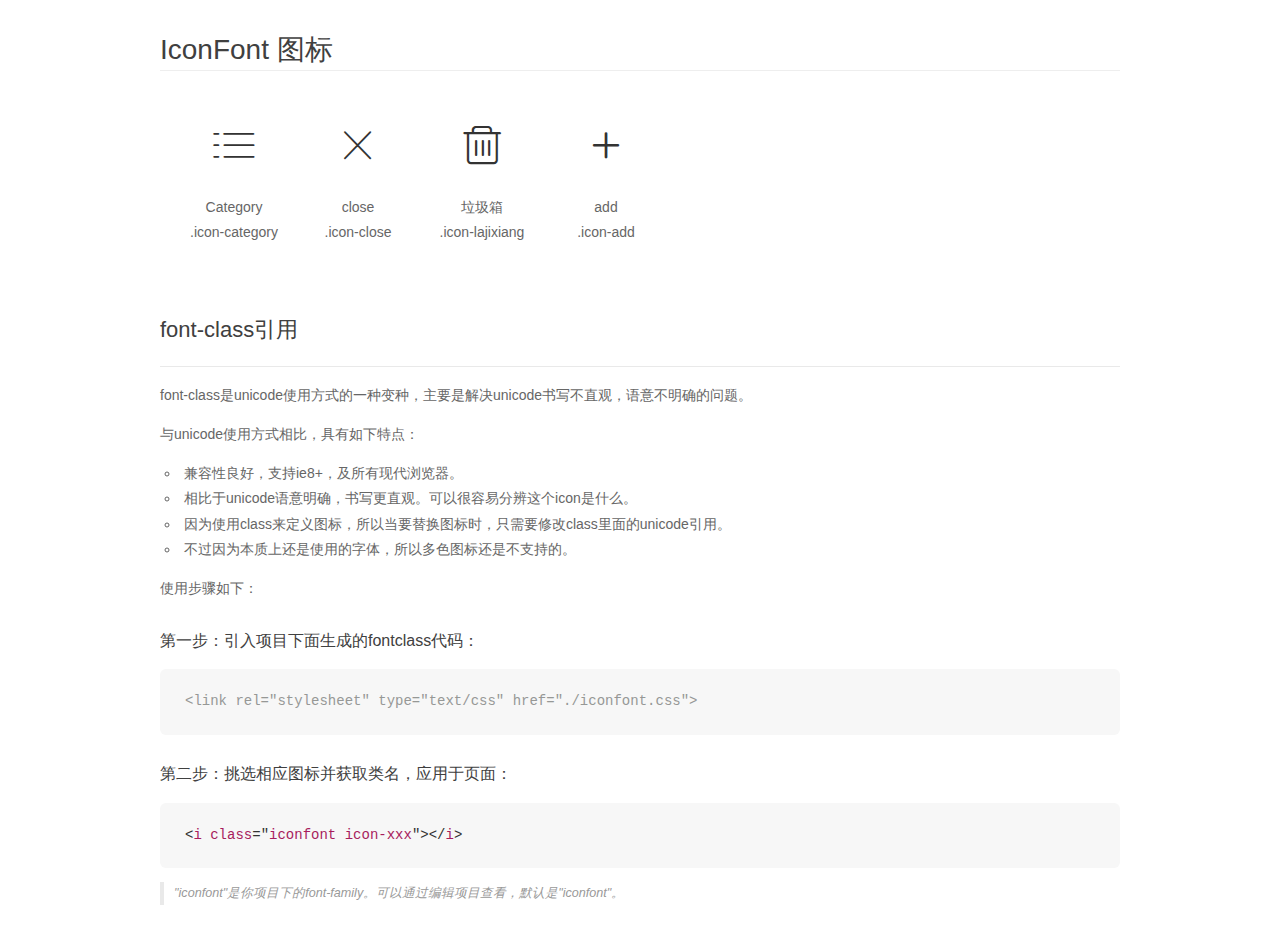
<file: font_486724_5t8rrtbfjydp9zfr/demo_fontclass.html>
<!DOCTYPE html>
<html>
<head>
    <meta charset="utf-8"/>
    <title>IconFont</title>
    <link rel="stylesheet" href="demo.css">
    <link rel="stylesheet" href="iconfont.css">
</head>
<body>
    <div class="main markdown">
        <h1>IconFont 图标</h1>
        <ul class="icon_lists clear">
            
                <li>
                <i class="icon iconfont icon-category"></i>
                    <div class="name">Category</div>
                    <div class="fontclass">.icon-category</div>
                </li>
            
                <li>
                <i class="icon iconfont icon-close"></i>
                    <div class="name">close</div>
                    <div class="fontclass">.icon-close</div>
                </li>
            
                <li>
                <i class="icon iconfont icon-lajixiang"></i>
                    <div class="name">垃圾箱</div>
                    <div class="fontclass">.icon-lajixiang</div>
                </li>
            
                <li>
                <i class="icon iconfont icon-add"></i>
                    <div class="name">add</div>
                    <div class="fontclass">.icon-add</div>
                </li>
            
        </ul>

        <h2 id="font-class-">font-class引用</h2>
        <hr>

        <p>font-class是unicode使用方式的一种变种，主要是解决unicode书写不直观，语意不明确的问题。</p>
        <p>与unicode使用方式相比，具有如下特点：</p>
        <ul>
        <li>兼容性良好，支持ie8+，及所有现代浏览器。</li>
        <li>相比于unicode语意明确，书写更直观。可以很容易分辨这个icon是什么。</li>
        <li>因为使用class来定义图标，所以当要替换图标时，只需要修改class里面的unicode引用。</li>
        <li>不过因为本质上还是使用的字体，所以多色图标还是不支持的。</li>
        </ul>
        <p>使用步骤如下：</p>
        <h3 id="-fontclass-">第一步：引入项目下面生成的fontclass代码：</h3>


        <pre><code class="lang-js hljs javascript"><span class="hljs-comment">&lt;link rel="stylesheet" type="text/css" href="./iconfont.css"&gt;</span></code></pre>
        <h3 id="-">第二步：挑选相应图标并获取类名，应用于页面：</h3>
        <pre><code class="lang-css hljs">&lt;<span class="hljs-selector-tag">i</span> <span class="hljs-selector-tag">class</span>="<span class="hljs-selector-tag">iconfont</span> <span class="hljs-selector-tag">icon-xxx</span>"&gt;&lt;/<span class="hljs-selector-tag">i</span>&gt;</code></pre>
        <blockquote>
        <p>"iconfont"是你项目下的font-family。可以通过编辑项目查看，默认是"iconfont"。</p>
        </blockquote>
    </div>
</body>
</html>
</file>
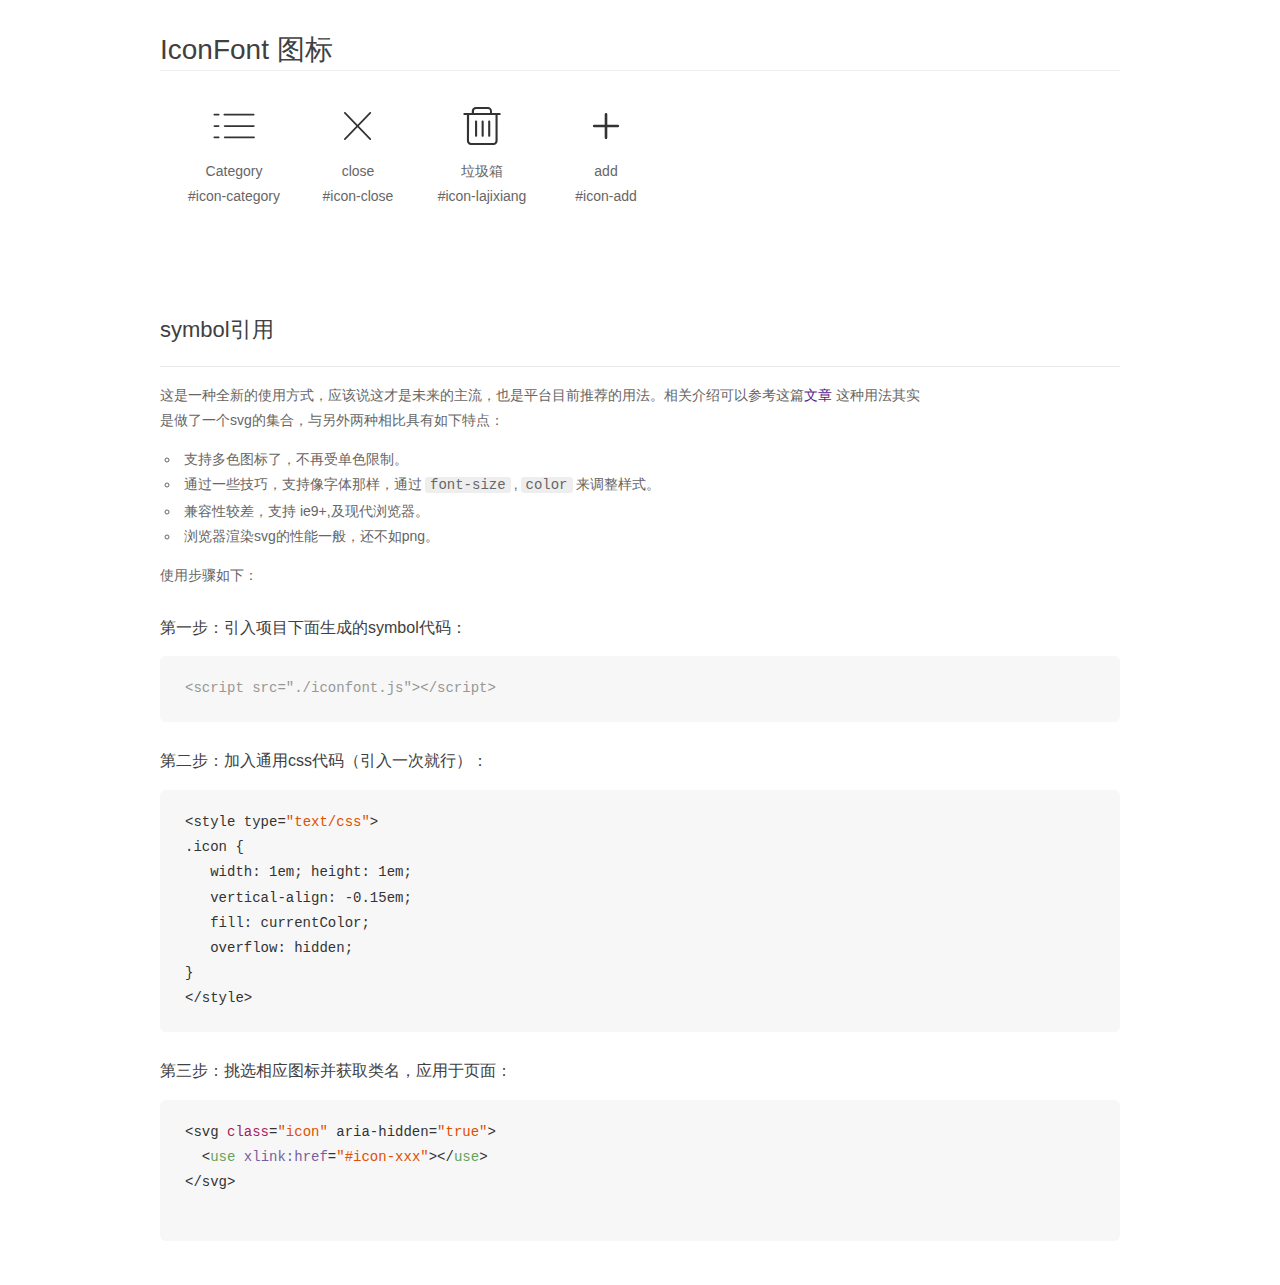
<file: font_486724_5t8rrtbfjydp9zfr/demo_symbol.html>
<!DOCTYPE html>
<html>
<head>
    <meta charset="utf-8"/>
    <title>IconFont</title>
    <link rel="stylesheet" href="demo.css">
    <script src="iconfont.js"></script>

    <style type="text/css">
        .icon {
          /* 通过设置 font-size 来改变图标大小 */
          width: 1em; height: 1em;
          /* 图标和文字相邻时，垂直对齐 */
          vertical-align: -0.15em;
          /* 通过设置 color 来改变 SVG 的颜色/fill */
          fill: currentColor;
          /* path 和 stroke 溢出 viewBox 部分在 IE 下会显示
             normalize.css 中也包含这行 */
          overflow: hidden;
        }

    </style>
</head>
<body>
    <div class="main markdown">
        <h1>IconFont 图标</h1>
        <ul class="icon_lists clear">
            
                <li>
                    <svg class="icon" aria-hidden="true">
                        <use xlink:href="#icon-category"></use>
                    </svg>
                    <div class="name">Category</div>
                    <div class="fontclass">#icon-category</div>
                </li>
            
                <li>
                    <svg class="icon" aria-hidden="true">
                        <use xlink:href="#icon-close"></use>
                    </svg>
                    <div class="name">close</div>
                    <div class="fontclass">#icon-close</div>
                </li>
            
                <li>
                    <svg class="icon" aria-hidden="true">
                        <use xlink:href="#icon-lajixiang"></use>
                    </svg>
                    <div class="name">垃圾箱</div>
                    <div class="fontclass">#icon-lajixiang</div>
                </li>
            
                <li>
                    <svg class="icon" aria-hidden="true">
                        <use xlink:href="#icon-add"></use>
                    </svg>
                    <div class="name">add</div>
                    <div class="fontclass">#icon-add</div>
                </li>
            
        </ul>


        <h2 id="symbol-">symbol引用</h2>
        <hr>

        <p>这是一种全新的使用方式，应该说这才是未来的主流，也是平台目前推荐的用法。相关介绍可以参考这篇<a href="">文章</a>
        这种用法其实是做了一个svg的集合，与另外两种相比具有如下特点：</p>
        <ul>
          <li>支持多色图标了，不再受单色限制。</li>
          <li>通过一些技巧，支持像字体那样，通过<code>font-size</code>,<code>color</code>来调整样式。</li>
          <li>兼容性较差，支持 ie9+,及现代浏览器。</li>
          <li>浏览器渲染svg的性能一般，还不如png。</li>
        </ul>
        <p>使用步骤如下：</p>
        <h3 id="-symbol-">第一步：引入项目下面生成的symbol代码：</h3>
        <pre><code class="lang-js hljs javascript"><span class="hljs-comment">&lt;script src="./iconfont.js"&gt;&lt;/script&gt;</span></code></pre>
        <h3 id="-css-">第二步：加入通用css代码（引入一次就行）：</h3>
        <pre><code class="lang-js hljs javascript">&lt;style type=<span class="hljs-string">"text/css"</span>&gt;
.icon {
   width: <span class="hljs-number">1</span>em; height: <span class="hljs-number">1</span>em;
   vertical-align: <span class="hljs-number">-0.15</span>em;
   fill: currentColor;
   overflow: hidden;
}
&lt;<span class="hljs-regexp">/style&gt;</span></code></pre>
        <h3 id="-">第三步：挑选相应图标并获取类名，应用于页面：</h3>
        <pre><code class="lang-js hljs javascript">&lt;svg <span class="hljs-class"><span class="hljs-keyword">class</span></span>=<span class="hljs-string">"icon"</span> aria-hidden=<span class="hljs-string">"true"</span>&gt;<span class="xml"><span class="hljs-tag">
  &lt;<span class="hljs-name">use</span> <span class="hljs-attr">xlink:href</span>=<span class="hljs-string">"#icon-xxx"</span>&gt;</span><span class="hljs-tag">&lt;/<span class="hljs-name">use</span>&gt;</span>
</span>&lt;<span class="hljs-regexp">/svg&gt;
        </span></code></pre>
    </div>
</body>
</html>
</file>
<file: css/base.css>
@charset "utf-8";

/* 初始化 */
body, div, ul, li, ol, h1, h2, h3, h4, h5, h6, input, textarea, select, p, dl, dt, dd, a, img, button, form, table, th, tr, td, tbody, article, aside, details, figcaption, figure, footer, header, menu, nav, section {
  margin: 0;
  padding: 0;
  box-sizing: border-box;
}

body {
  font: 12px/1.5 'Microsoft YaHei', '宋体', Tahoma, Arial, sans-serif;
  color: #555;
  background-color: #F7F7F7;
}

/*去除边框*/
fieldset, img, input, button, textarea {
  border: none;
  outline-style: none;
}

/*禁止表单域缩放*/
textarea {
  resize: none;
}

a {
  text-decoration: none;
  color: #969696;
  /* 取消链接高亮  */
  -webkit-tap-highlight-color: rgba(0, 0, 0, 0);
}

/* 图片自适应 */
img {
  width: 100%;
  /*解决图片底部对其问题*/
  display: block;
  border: none;
}

ul, ol {
  list-style: none;
}

h1, h2, h3, h4, h5, h6 {
  text-decoration: none;
  font-weight: normal;
  font-size: 100%;
}

em, i {
  font-style: normal;
}

.fl {
  float: left;
}

.fr {
  float: right;
}

/*清除浮动*/
.clearfix:before, .clearfix:after {
  content: "";
  display: table;
}

.clearfix:after {
  clear: both;
}

/*单行溢出*/
.one-txt-cut {
  overflow: hidden;
  white-space: nowrap;
  text-overflow: ellipsis;
}

/*多行溢出*/
.txt-cut {
  overflow: hidden;
  text-overflow: ellipsis;
  display: -webkit-box;
  /* -webkit-line-clamp: 2; */
  -webkit-box-orient: vertical;
}



.jd_sprit {
  background: url("../images/jd-sprites.png") 0px 0px;
  background-size: 200px 200px;
}
</file>
<file: css/merge.css>
@charset "utf-8";
#mui_nav {
  height: 55px;
}
.mt11 {
  margin-top: 11px;
}
.top_img {
  position: absolute;
  top: 10px;
  left: 50%;
  transform: translateX(-50%);
  width: 166px;
  height: 37px;
}
.mui_slide .mui_home {
  width: 100%;
  height: 50px;
  line-height: 50px;
  color: cyan;
}
.mui_slide a {
  display: block;
  width: 100%;
  height: 40px;
  line-height: 40px;
  color: cyan;
  border-bottom: 1px solid white;
  padding-left: 10px;
}
.mui-slider-group {
  width: 100%;
  height: 220px;
}
.mui-slider-group img {
  width: 100%;
  height: 100%;
}
.content {
  margin-top: 30px;
  padding-bottom: 100px;
}
.content .one_tier {
  display: flex;
}
.content .one_tier .one_txt1 {
  flex: 1;
}
.content .one_tier .one_txt2 {
  flex: 1;
}
.content .one_tier img {
  width: 100px;
  height: 100px;
  margin: 0 auto;
}
.content .one_tier p {
  text-align: center;
  font-size: 16px;
  word-wrap: break-word;
  margin-top: 5px;
  color: black;
}
.content .one_tier span {
  display: block;
  font-size: 12px;
  color: black;
  width: 165px;
  margin: 0px auto;
  /* margin-left: 17px; */
}
.content .banner_2 {
  margin-top: 20px;
}
.content .area {
  width: 100%;
  height: 300px;
  background-color: red;
  color: white;
  padding: 5px;
  margin-left: 100%;
  opacity: 0;
}
.content .area p {
  font-size: 16px;
  color: white;
}
.content .area span {
  color: white;
  font-size: 14px;
}
.content .area .mw-btn {
  width: 100px;
  height: 35px;
  background-color: darkred;
  line-height: 26px;
  text-align: center;
  color: white;
  margin-top: 10px;
  display: block;
}
.content .server {
  padding: 5px;
  animation: area 1s linear 2s forwards;
}
.content .server p {
  font-size: 14px;
  color: #444;
  margin-top: 3px;
  margin-left: 3px;
}
.content .server h3 {
  text-align: center;
  margin: 10px 0px;
}
.content .server div:nth-child(even) {
  float: left;
  width: 45%;
}
.content .server div:nth-child(odd) {
  float: right;
  width: 45%;
}
.content .one_tier img {
  animation: play 1s linear forwards;
  animation-delay: 0.5s;
  opacity: 0;
}
@keyframes play {
  from {
    transform: rotateZ(0deg);
    opacity: 0;
  }
  to {
    transform: rotateZ(360deg);
    opacity: 1;
  }
}
.end .sev_btn {
  width: 135px;
  height: 40px;
  background-color: red;
  line-height: 40px;
  text-align: center;
  color: white;
  display: block;
  margin: 55px auto;
  font-size: 14px;
}
.end p {
  text-align: center;
  margin: 0px;
}
.header {
  height: 55px;
}
.header img {
  position: absolute;
  top: 10px;
  left: 50%;
  transform: translateX(-50%);
  width: 166px;
  height: 37px;
}
.top_img {
  position: absolute;
  top: 10px;
  left: 50%;
  transform: translateX(-50%);
  width: 166px;
  height: 37px;
}
.swiper-slide {
  width: 100%;
  position: relative;
  background: url(../image/banner_1.png) no-repeat;
  background-size: contain;
  text-align: center;
}
.swiper-slide .fade {
  position: absolute;
  top: 25%;
  height: 50%;
}
.swiper-slide .slide {
  width: 100%;
  position: absolute;
  top: 30%;
  z-index: 101!important;
  text-align: center;
}
.swiper-slide .slide p {
  font-size: 22px;
  color: white;
  margin-top: -15px;
}
.swiper-slide .slide span {
  font-size: 22px;
}
.mui_slide .mui_home {
  width: 100%;
  height: 50px;
  line-height: 50px;
  color: cyan;
}
.mui_slide a {
  display: block;
  width: 100%;
  height: 40px;
  line-height: 40px;
  color: cyan;
  border-bottom: 1px solid white;
  padding-left: 10px;
}
.mui-slider-group {
  width: 100%;
  height: 220px;
}
.mui-slider-group img {
  width: 100%;
  height: 100%;
}
.ct_content {
  padding: 30px 20px;
}
.ct_content h1 {
  width: 100%;
  height: auto;
  color: #404040;
  font-size: 20px;
}
.ct_content .riqi {
  font-family: 'Microsoft YaHei', arial;
  color: #999;
  font-size: 12px;
  font-weight: normal;
  font-style: normal;
  text-decoration: none;
  text-align: left;
  line-height: 1.4;
  word-wrap: break-word;
  word-break: normal;
}
.red {
  font-family: 宋体;
  color: red;
  font-size: 16px;
}
.normal {
  font-family: 宋体;
  font-size: 14px;
  color: #404040;
  text-align: left;
  line-height: 26px;
}
.center {
  text-align: center;
  color: red;
  font-family: 宋体;
  font-weight: 900;
}
.bold {
  font-family: 宋体;
  font-size: 14px;
  color: #404040;
  text-align: left;
  line-height: 26px;
  font-weight: 900;
}
.blackblod {
  font-family: 宋体;
  font-size: 12px;
  font-weight: 900;
}
.icon_ys {
  font-size: 30px!important;
  color: black;
  position: absolute;
  left: 10px;
  top: 5px;
}
.ct_cebian {
  position: absolute;
  height: 100%;
  width: 100%;
  background-color: black;
  z-index: 999;
  font-size: 16px;
  left: -100%;
}
.ct_cebian li {
  margin-top: 10px;
  border-bottom: 1px solid white;
  padding: 5px 20px;
}
.ct_cebian li a {
  color: white;
}
.icon-close {
  position: absolute;
  right: 0px;
  font-size: 25px!important;
  top: 0px;
  color: white;
}
.fade1 {
  position: absolute;
  top: 25%;
  height: 50%;
}
.fade1 img {
  height: 120px!important;
}
.swiper-slide2 {
  background: url(../image/banner_2.png) no-repeat;
  background-size: cover;
}
.swiper-slide2 img {
  height: 110px!important;
}
.slide1 {
  width: 100%;
  position: absolute;
  top: 30%;
  z-index: 101!important;
  text-align: center;
}
.slide1 p {
  font-size: 22px;
  color: white;
  margin-top: -15px;
}
.slide1 span {
  font-size: 22px;
}
.banner_1 {
  z-index: 99!important;
}
.swiper-slide1 {
  background: url(../image/banner_1.png) no-repeat;
  background-size: cover;
}
.ct_cebian > ul > li > a {
  display: block;
}
.pro_content {
  padding: 10px;
}
.pro_content .pro_center {
  text-align: center;
}
.pro_content .pro_center > p {
  font-family: "Microsoft YaHei";
  font-size: 24px;
  color: red;
}
.pro_content .pro_center span {
  font-size: 18px;
  font-family: "Microsoft YaHei";
  color: black;
  font-weight: 900;
}
.pro_content .pro_img {
  display: flex;
}
.pro_content .pro_img img:nth-child(1) {
  width: 50%;
}
.pro_content .pro_img img:nth-child(2) {
  width: 50%;
}
.pro_content .pro_img2 {
  width: 100%;
}
.ject_content {
  padding: 10px;
}
.ject_content .ject_center {
  text-align: center;
}
.ject_content .ject_center > p {
  font-family: "Microsoft YaHei";
  font-size: 24px;
  color: red;
}
.ject_content .ject_center span {
  font-size: 18px;
  font-family: "Microsoft YaHei";
  color: black;
  font-weight: 900;
}
.ject_content .ject_img li {
  width: 48%;
  float: left;
  margin-left: 1%;
}
.ject_content .ject_text {
  padding: 8%;
  text-align: center;
  line-height: 30px;
}
.ject_content .ject_text a {
  padding: 0 10px;
  white-space: nowrap;
  overflow: hidden;
  text-overflow: ellipsis;
  color: #666;
  background-color: #eee;
  border-color: #ddd;
  border-width: 1px;
  border-style: solid;
  height: 30px;
  text-align: center;
  text-decoration: none;
}
.ject_content .ject_end {
  padding: 0px 20px;
  height: 150px;
  background-color: black;
  color: white;
}
.ject_content .ject_end p {
  margin-top: 20px;
}
.news_content {
  padding: 10px;
}
.news_content .new_center {
  text-align: center;
}
.news_content .new_center > p {
  font-family: "Microsoft YaHei";
  font-size: 24px;
  color: red;
}
.news_content .new_center span {
  font-size: 18px;
  font-family: "Microsoft YaHei";
  color: black;
  font-weight: 900;
}
.news_content .news_list li {
  margin-top: 10px;
}
.news_content .news_list li .news_img {
  width: 30%;
  height: 88px;
}
.news_content .news_list li .news_img img {
  height: 100%;
}
.news_content .news_list li .news_text {
  width: 68%;
  margin-left: 1%;
}
.news_content .news_fenye {
  margin-top: 20px;
  padding: 8%;
  text-align: center;
  line-height: 30px;
}
.news_content .news_fenye a {
  padding: 0 10px;
  white-space: nowrap;
  overflow: hidden;
  text-overflow: ellipsis;
  color: #666;
  background-color: #eee;
  border-color: #ddd;
  border-width: 1px;
  border-style: solid;
  height: 30px;
  text-align: center;
  text-decoration: none;
}
.tact_content {
  padding: 10px;
}
.tact_content .tact_center {
  text-align: center;
}
.tact_content .tact_center > p {
  font-family: "Microsoft YaHei";
  font-size: 24px;
  color: red;
}
.tact_content .tact_center span {
  font-size: 18px;
  font-family: "Microsoft YaHei";
  color: black;
  font-weight: 900;
}
.tact_content .tact_text {
  background-color: red;
  padding: 20px;
}
.tact_content .tact_text input {
  width: 100%;
  height: 30px;
  margin-top: 10px;
  padding-left: 15px;
}
.tact_content .tact_text textarea {
  padding: 15px;
  margin-top: 10px;
  width: 100%;
  height: 130px;
}
.tact_content .tact_text button {
  display: inline-block;
  margin: 0 0 0 12px;
  padding: 0 16px;
  cursor: pointer;
  outline: none;
  min-width: 54px;
  line-height: 40px;
  float: right;
  border-radius: 0px;
  -webkit-border-radius: 0px;
  -moz-border-radius: 0px;
  border-top-width: 1px;
  border-top-style: solid;
  border-top-color: transparent;
  border-right-width: 1px;
  border-right-style: solid;
  border-right-color: transparent;
  border-bottom-width: 1px;
  border-bottom-style: solid;
  border-bottom-color: transparent;
  border-left-width: 1px;
  border-left-style: solid;
  border-left-color: transparent;
  background-color: #b0061f;
  background-image: none;
  background-repeat: no-repeat;
  background-position: left top;
  background: -moz-linear-gradient(top, none, none);
  background: -o-linear-gradient(top, none, none);
  background: linear-gradient(top, none, none);
  background: -webkit-gradient(linear, left top, left bottom, from(none), to(none));
  text-align: center;
  text-decoration: none;
  color: #FFF;
  font-size: 16px;
  -webkit-tap-highlight-color: rgba(255, 255, 255, 0);
  white-space: nowrap;
  overflow: hidden;
  text-overflow: ellipsis;
  margin-top: 10px;
}
.container {
  min-height: 100%;
  height: auto;
}
.mui-bar-nav ~ .mui-content {
  padding-bottom: 20px;
}
.swiper-container {
  width: 100%;
  height: 220px;
}
.swiper-container img {
  width: 100%;
  height: 100%;
  position: absolute;
}
.swiper-container p {
  position: absolute;
  color: red;
  font-size: 30px;
}
.white {
  color: white;
}
</file>
<file: font_486724_5t8rrtbfjydp9zfr/iconfont.css>
@font-face {font-family: "iconfont";
  src: url('iconfont.eot?t=1514018847142'); /* IE9*/
  src: url('iconfont.eot?t=1514018847142#iefix') format('embedded-opentype'), /* IE6-IE8 */
  url('[data-uri]') format('woff'),
  url('iconfont.ttf?t=1514018847142') format('truetype'), /* chrome, firefox, opera, Safari, Android, iOS 4.2+*/
  url('iconfont.svg?t=1514018847142#iconfont') format('svg'); /* iOS 4.1- */
}

.iconfont {
  font-family:"iconfont" !important;
  font-size:16px;
  font-style:normal;
  -webkit-font-smoothing: antialiased;
  -moz-osx-font-smoothing: grayscale;
}

.icon-category:before { content: "\e699"; }

.icon-close:before { content: "\e69a"; }

.icon-lajixiang:before { content: "\e645"; }

.icon-add:before { content: "\e601"; }
</file>
<file: font_486724_5t8rrtbfjydp9zfr/demo.css>
*{margin: 0;padding: 0;list-style: none;}
/*
KISSY CSS Reset
理念：1. reset 的目的不是清除浏览器的默认样式，这仅是部分工作。清除和重置是紧密不可分的。
2. reset 的目的不是让默认样式在所有浏览器下一致，而是减少默认样式有可能带来的问题。
3. reset 期望提供一套普适通用的基础样式。但没有银弹，推荐根据具体需求，裁剪和修改后再使用。
特色：1. 适应中文；2. 基于最新主流浏览器。
维护：玉伯<lifesinger@gmail.com>, 正淳<ragecarrier@gmail.com>
 */

/** 清除内外边距 **/
body, h1, h2, h3, h4, h5, h6, hr, p, blockquote, /* structural elements 结构元素 */
dl, dt, dd, ul, ol, li, /* list elements 列表元素 */
pre, /* text formatting elements 文本格式元素 */
form, fieldset, legend, button, input, textarea, /* form elements 表单元素 */
th, td /* table elements 表格元素 */ {
  margin: 0;
  padding: 0;
}

/** 设置默认字体 **/
body,
button, input, select, textarea /* for ie */ {
  font: 12px/1.5 tahoma, arial, \5b8b\4f53, sans-serif;
}
h1, h2, h3, h4, h5, h6 { font-size: 100%; }
address, cite, dfn, em, var { font-style: normal; } /* 将斜体扶正 */
code, kbd, pre, samp { font-family: courier new, courier, monospace; } /* 统一等宽字体 */
small { font-size: 12px; } /* 小于 12px 的中文很难阅读，让 small 正常化 */

/** 重置列表元素 **/
ul, ol { list-style: none; }

/** 重置文本格式元素 **/
a { text-decoration: none; }
a:hover { text-decoration: underline; }


/** 重置表单元素 **/
legend { color: #000; } /* for ie6 */
fieldset, img { border: 0; } /* img 搭车：让链接里的 img 无边框 */
button, input, select, textarea { font-size: 100%; } /* 使得表单元素在 ie 下能继承字体大小 */
/* 注：optgroup 无法扶正 */

/** 重置表格元素 **/
table { border-collapse: collapse; border-spacing: 0; }

/* 清除浮动 */
.ks-clear:after, .clear:after {
  content: '\20';
  display: block;
  height: 0;
  clear: both;
}
.ks-clear, .clear {
  *zoom: 1;
}

.main {
  padding: 30px 100px;
width: 960px;
margin: 0 auto;
}
.main h1{font-size:36px; color:#333; text-align:left;margin-bottom:30px; border-bottom: 1px solid #eee;}

.helps{margin-top:40px;}
.helps pre{
  padding:20px;
  margin:10px 0;
  border:solid 1px #e7e1cd;
  background-color: #fffdef;
  overflow: auto;
}

.icon_lists{
  width: 100% !important;

}

.icon_lists li{
  float:left;
  width: 100px;
  height:180px;
  text-align: center;
  list-style: none !important;
}
.icon_lists .icon{
  font-size: 42px;
  line-height: 100px;
  margin: 10px 0;
  color:#333;
  -webkit-transition: font-size 0.25s ease-out 0s;
  -moz-transition: font-size 0.25s ease-out 0s;
  transition: font-size 0.25s ease-out 0s;

}
.icon_lists .icon:hover{
  font-size: 100px;
}



.markdown {
  color: #666;
  font-size: 14px;
  line-height: 1.8;
}

.highlight {
  line-height: 1.5;
}

.markdown img {
  vertical-align: middle;
  max-width: 100%;
}

.markdown h1 {
  color: #404040;
  font-weight: 500;
  line-height: 40px;
  margin-bottom: 24px;
}

.markdown h2,
.markdown h3,
.markdown h4,
.markdown h5,
.markdown h6 {
  color: #404040;
  margin: 1.6em 0 0.6em 0;
  font-weight: 500;
  clear: both;
}

.markdown h1 {
  font-size: 28px;
}

.markdown h2 {
  font-size: 22px;
}

.markdown h3 {
  font-size: 16px;
}

.markdown h4 {
  font-size: 14px;
}

.markdown h5 {
  font-size: 12px;
}

.markdown h6 {
  font-size: 12px;
}

.markdown hr {
  height: 1px;
  border: 0;
  background: #e9e9e9;
  margin: 16px 0;
  clear: both;
}

.markdown p,
.markdown pre {
  margin: 1em 0;
}

.markdown > p,
.markdown > blockquote,
.markdown > .highlight,
.markdown > ol,
.markdown > ul {
  width: 80%;
}

.markdown ul > li {
  list-style: circle;
}

.markdown > ul li,
.markdown blockquote ul > li {
  margin-left: 20px;
  padding-left: 4px;
}

.markdown > ul li p,
.markdown > ol li p {
  margin: 0.6em 0;
}

.markdown ol > li {
  list-style: decimal;
}

.markdown > ol li,
.markdown blockquote ol > li {
  margin-left: 20px;
  padding-left: 4px;
}

.markdown code {
  margin: 0 3px;
  padding: 0 5px;
  background: #eee;
  border-radius: 3px;
}

.markdown pre {
  border-radius: 6px;
  background: #f7f7f7;
  padding: 20px;
}

.markdown pre code {
  border: none;
  background: #f7f7f7;
  margin: 0;
}

.markdown strong,
.markdown b {
  font-weight: 600;
}

.markdown > table {
  border-collapse: collapse;
  border-spacing: 0px;
  empty-cells: show;
  border: 1px solid #e9e9e9;
  width: 95%;
  margin-bottom: 24px;
}

.markdown > table th {
  white-space: nowrap;
  color: #333;
  font-weight: 600;

}

.markdown > table th,
.markdown > table td {
  border: 1px solid #e9e9e9;
  padding: 8px 16px;
  text-align: left;
}

.markdown > table th {
  background: #F7F7F7;
}

.markdown blockquote {
  font-size: 90%;
  color: #999;
  border-left: 4px solid #e9e9e9;
  padding-left: 0.8em;
  margin: 1em 0;
  font-style: italic;
}

.markdown blockquote p {
  margin: 0;
}

.markdown .anchor {
  opacity: 0;
  transition: opacity 0.3s ease;
  margin-left: 8px;
}

.markdown .waiting {
  color: #ccc;
}

.markdown h1:hover .anchor,
.markdown h2:hover .anchor,
.markdown h3:hover .anchor,
.markdown h4:hover .anchor,
.markdown h5:hover .anchor,
.markdown h6:hover .anchor {
  opacity: 1;
  display: inline-block;
}

.markdown > br,
.markdown > p > br {
  clear: both;
}


.hljs {
  display: block;
  background: white;
  padding: 0.5em;
  color: #333333;
  overflow-x: auto;
}

.hljs-comment,
.hljs-meta {
  color: #969896;
}

.hljs-string,
.hljs-variable,
.hljs-template-variable,
.hljs-strong,
.hljs-emphasis,
.hljs-quote {
  color: #df5000;
}

.hljs-keyword,
.hljs-selector-tag,
.hljs-type {
  color: #a71d5d;
}

.hljs-literal,
.hljs-symbol,
.hljs-bullet,
.hljs-attribute {
  color: #0086b3;
}

.hljs-section,
.hljs-name {
  color: #63a35c;
}

.hljs-tag {
  color: #333333;
}

.hljs-title,
.hljs-attr,
.hljs-selector-id,
.hljs-selector-class,
.hljs-selector-attr,
.hljs-selector-pseudo {
  color: #795da3;
}

.hljs-addition {
  color: #55a532;
  background-color: #eaffea;
}

.hljs-deletion {
  color: #bd2c00;
  background-color: #ffecec;
}

.hljs-link {
  text-decoration: underline;
}

pre{
  background: #fff;
}
</file>
